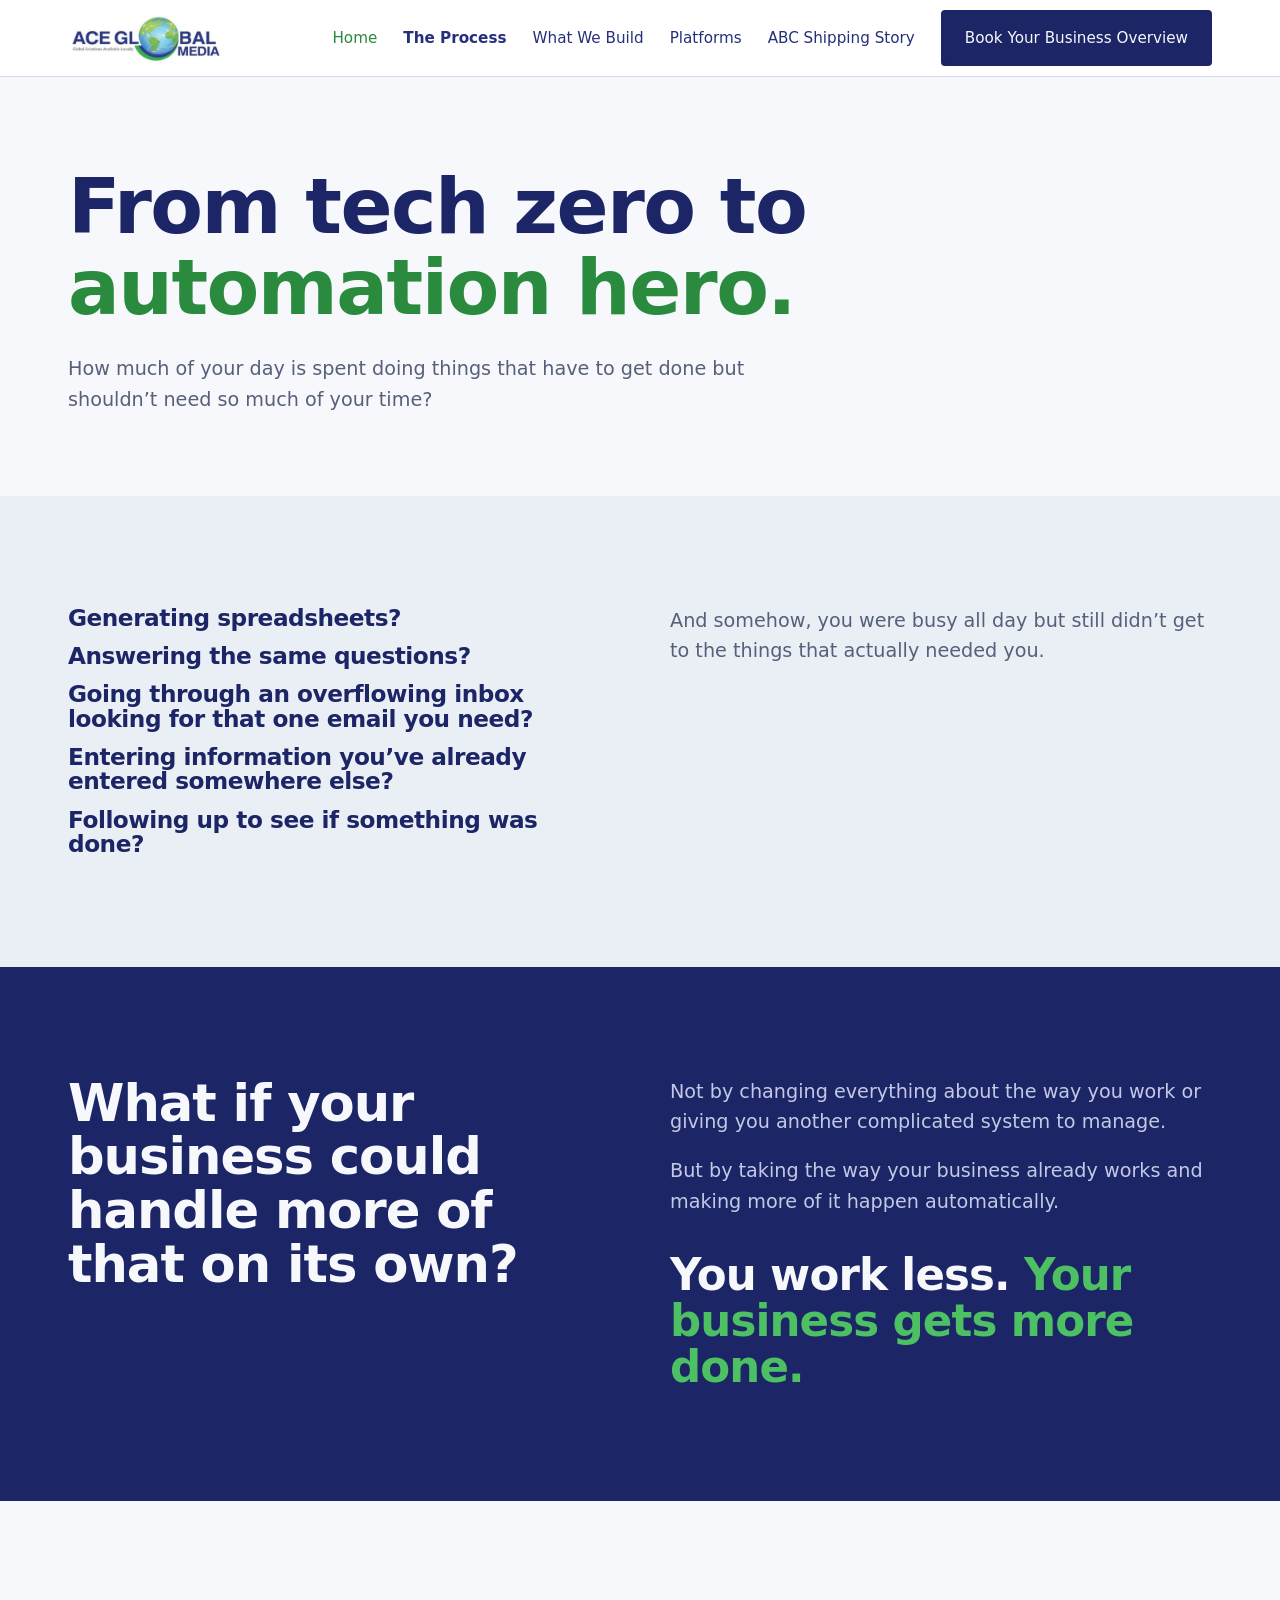
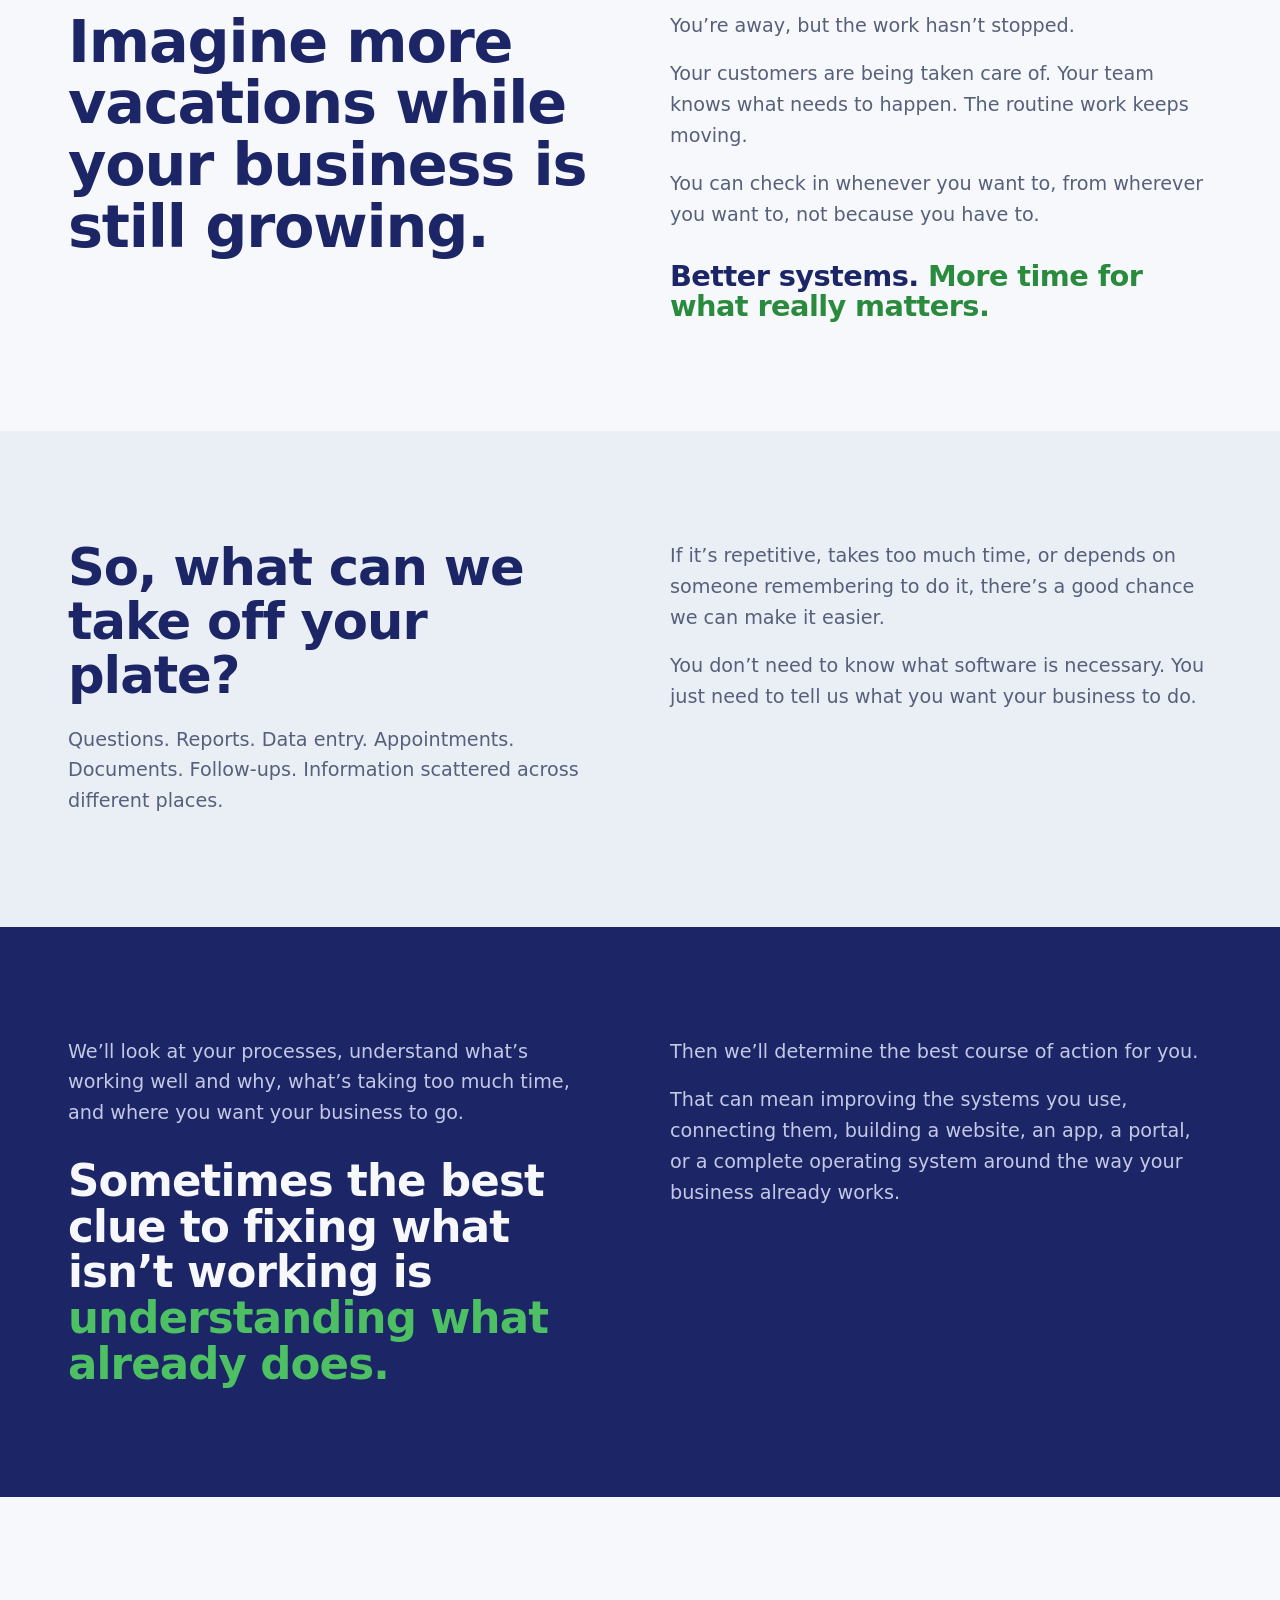
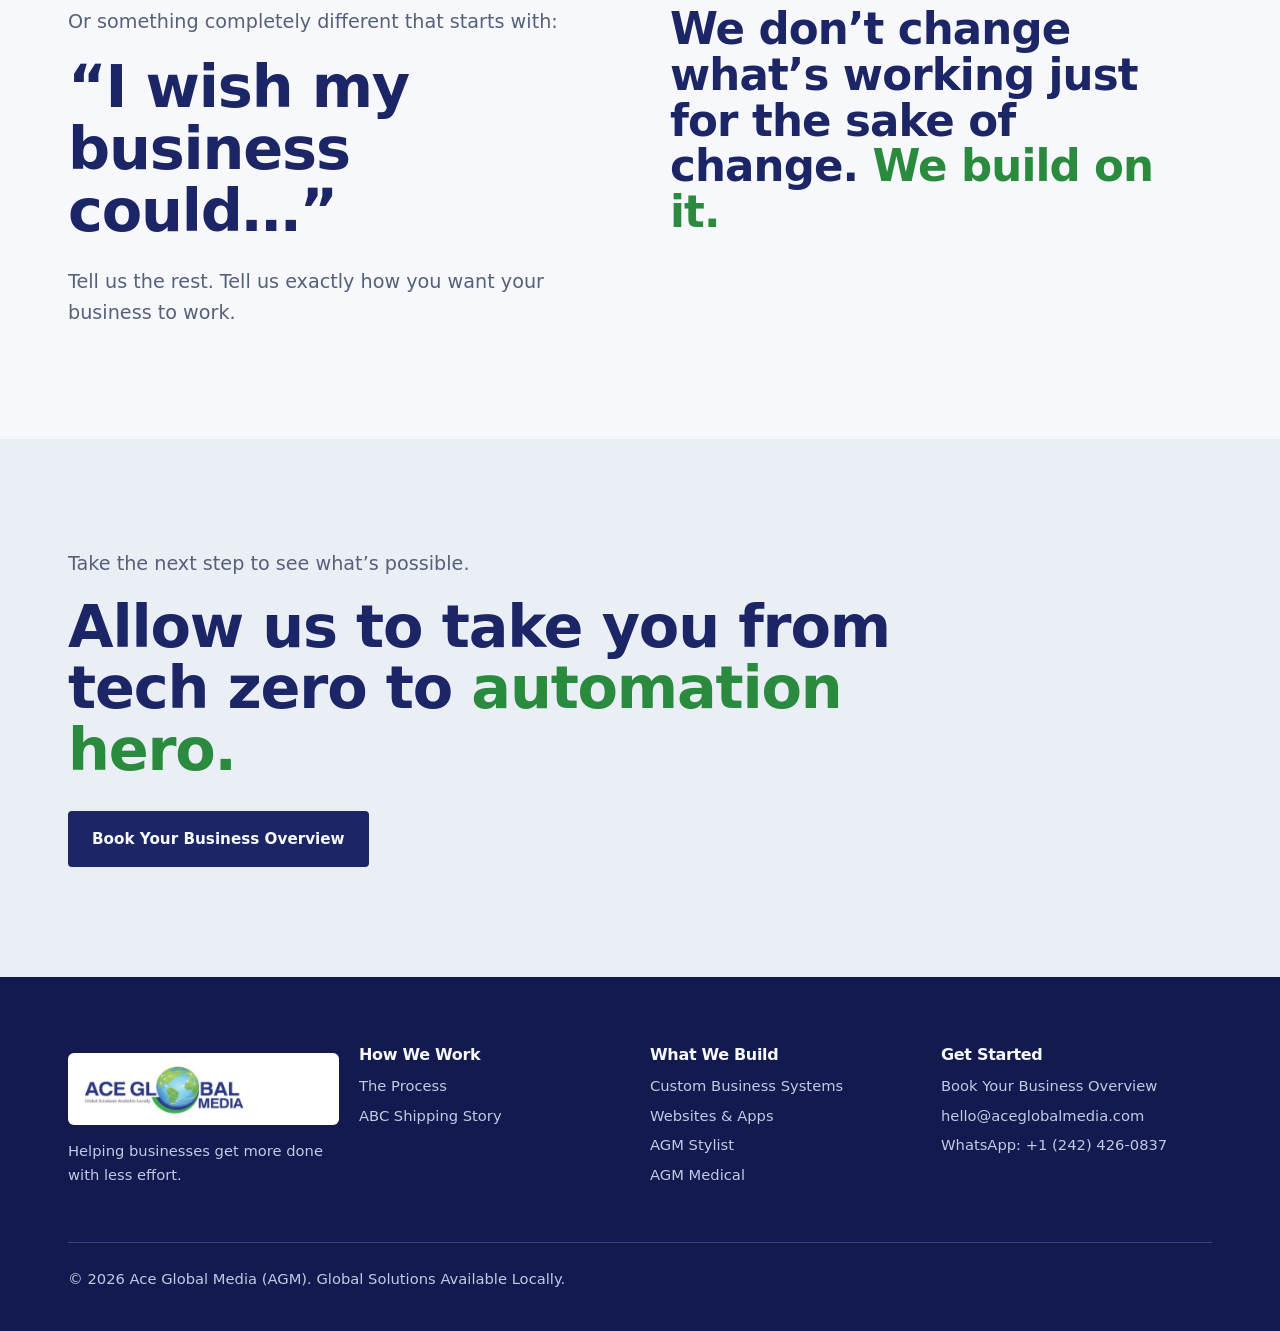
<file: index.html>
<!doctype html><html lang="en"><head><meta charset="utf-8"><meta name="viewport" content="width=device-width,initial-scale=1"><title>Ace Global Media | From Tech Zero to Automation Hero</title><meta name="description" content="How much of your day is spent doing things that have to get done but shouldn&#39;t need so much of your time?"><link rel="icon" href="assets/agm-logo-light.jpeg"><link rel="stylesheet" href="style.css"></head><body>
<header class="nav"><div class="wrap"><a class="logo" href="index.html" aria-label="Ace Global Media home"><img src="assets/agm-logo-light.jpeg" alt="Ace Global Media. Global Solutions Available Locally."></a><button class="menu" aria-label="Open menu" aria-expanded="false">Menu</button><ul><li><a href="index.html" class="on ">Home</a></li><li><a href="process.html" class="proc">The Process</a></li><li><a href="services.html" class="">What We Build</a></li><li><a href="platforms.html" class="">Platforms</a></li><li><a href="abc-shipping.html" class="">ABC Shipping Story</a></li><li><a class="btn" href="contact.html">Book Your Business Overview</a></li></ul></div></header>
<main>
<section class="hero"><div class="wrap">
<h1 style="margin:0 0 26px;max-width:15ch">From tech zero to <em>automation hero.</em></h1>
<p class="lead">How much of your day is spent doing things that have to get done but shouldn’t need so much of your time?</p>
</div></section>

<section class="alt"><div class="wrap grid2">
<div class="reveal" style="display:grid;gap:14px">
<h3>Generating spreadsheets?</h3>
<h3>Answering the same questions?</h3>
<h3>Going through an overflowing inbox looking for that one email you need?</h3>
<h3>Entering information you’ve already entered somewhere else?</h3>
<h3>Following up to see if something was done?</h3>
</div>
<div class="reveal"><p class="lead">And somehow, you were busy all day but still didn’t get to the things that actually needed you.</p></div>
</div></section>

<section class="dark"><div class="wrap grid2">
<h2 class="reveal">What if your business could handle more of that on its own?</h2>
<div class="reveal"><p class="lead">Not by changing everything about the way you work or giving you another complicated system to manage.</p>
<p class="lead" style="margin-top:18px">But by taking the way your business already works and making more of it happen automatically.</p>
<p class="principle" style="margin-top:36px;font-size:clamp(1.8rem,3.4vw,2.8rem)">You work less. <span>Your business gets more done.</span></p></div>
</div></section>

<section><div class="wrap grid2">
<p class="principle reveal">Imagine more vacations while your business is still growing.</p>
<div class="reveal"><p class="lead">You’re away, but the work hasn’t stopped.</p>
<p class="lead" style="margin-top:18px">Your customers are being taken care of. Your team knows what needs to happen. The routine work keeps moving.</p>
<p class="lead" style="margin-top:18px">You can check in whenever you want to, from wherever you want to, not because you have to.</p>
<h3 style="margin-top:30px;font-size:1.8rem">Better systems. <span style="color:var(--sig)">More time for what really matters.</span></h3></div>
</div></section>

<section class="alt"><div class="wrap grid2">
<div class="reveal"><h2 style="margin-bottom:22px">So, what can we take off your plate?</h2>
<p class="lead">Questions. Reports. Data entry. Appointments. Documents. Follow-ups. Information scattered across different places.</p></div>
<div class="reveal"><p class="lead">If it’s repetitive, takes too much time, or depends on someone remembering to do it, there’s a good chance we can make it easier.</p>
<p class="lead" style="margin-top:18px">You don’t need to know what software is necessary. You just need to tell us what you want your business to do.</p></div>
</div></section>

<section class="dark"><div class="wrap grid2">
<div class="reveal"><p class="lead">We’ll look at your processes, understand what’s working well and why, what’s taking too much time, and where you want your business to go.</p>
<p class="principle" style="margin-top:30px;font-size:clamp(1.8rem,3.4vw,2.8rem)">Sometimes the best clue to fixing what isn’t working is <span>understanding what already does.</span></p></div>
<div class="reveal"><p class="lead">Then we’ll determine the best course of action for you.</p>
<p class="lead" style="margin-top:18px">That can mean improving the systems you use, connecting them, building a website, an app, a portal, or a complete operating system around the way your business already works.</p></div>
</div></section>

<section><div class="wrap grid2">
<div class="reveal"><p class="lead">Or something completely different that starts with:</p>
<p class="principle" style="margin:18px 0 26px">“I wish my business could…”</p>
<p class="lead">Tell us the rest. Tell us exactly how you want your business to work.</p></div>
<div class="reveal"><p class="principle" style="font-size:clamp(1.8rem,3.4vw,2.8rem)">We don’t change what’s working just for the sake of change. <span>We build on it.</span></p></div>
</div></section>

<section class="cta alt"><div class="wrap">
<p class="lead">Take the next step to see what’s possible.</p>
<p class="principle" style="margin:16px 0 30px">Allow us to take you from tech zero to <span>automation hero.</span></p>
<a class="btn" href="contact.html">Book Your Business Overview</a>
</div></section>
</main>
<footer><div class="wrap"><div class="grid4"><div><a class="logo-tile" href="index.html"><img src="assets/agm-logo-light.jpeg" alt="Ace Global Media"></a><p style="margin-top:14px">Helping businesses get more done with less effort.</p></div>
<div><h4>How We Work</h4><a href="process.html">The Process</a><a href="abc-shipping.html">ABC Shipping Story</a></div>
<div><h4>What We Build</h4><a href="services.html#systems">Custom Business Systems</a><a href="services.html#web">Websites &amp; Apps</a><a href="platforms.html#salon">AGM Stylist</a><a href="platforms.html#medical">AGM Medical</a></div>
<div><h4>Get Started</h4><a href="contact.html">Book Your Business Overview</a><a href="mailto:hello@aceglobalmedia.com">hello@aceglobalmedia.com</a><a href="https://wa.me/12424260837" target="_blank" rel="noopener">WhatsApp: +1 (242) 426-0837</a></div></div>
<div class="base"><span>© 2026 Ace Global Media (AGM). Global Solutions Available Locally.</span></div></div></footer>
<script src="main.js"></script></body></html>
</file>
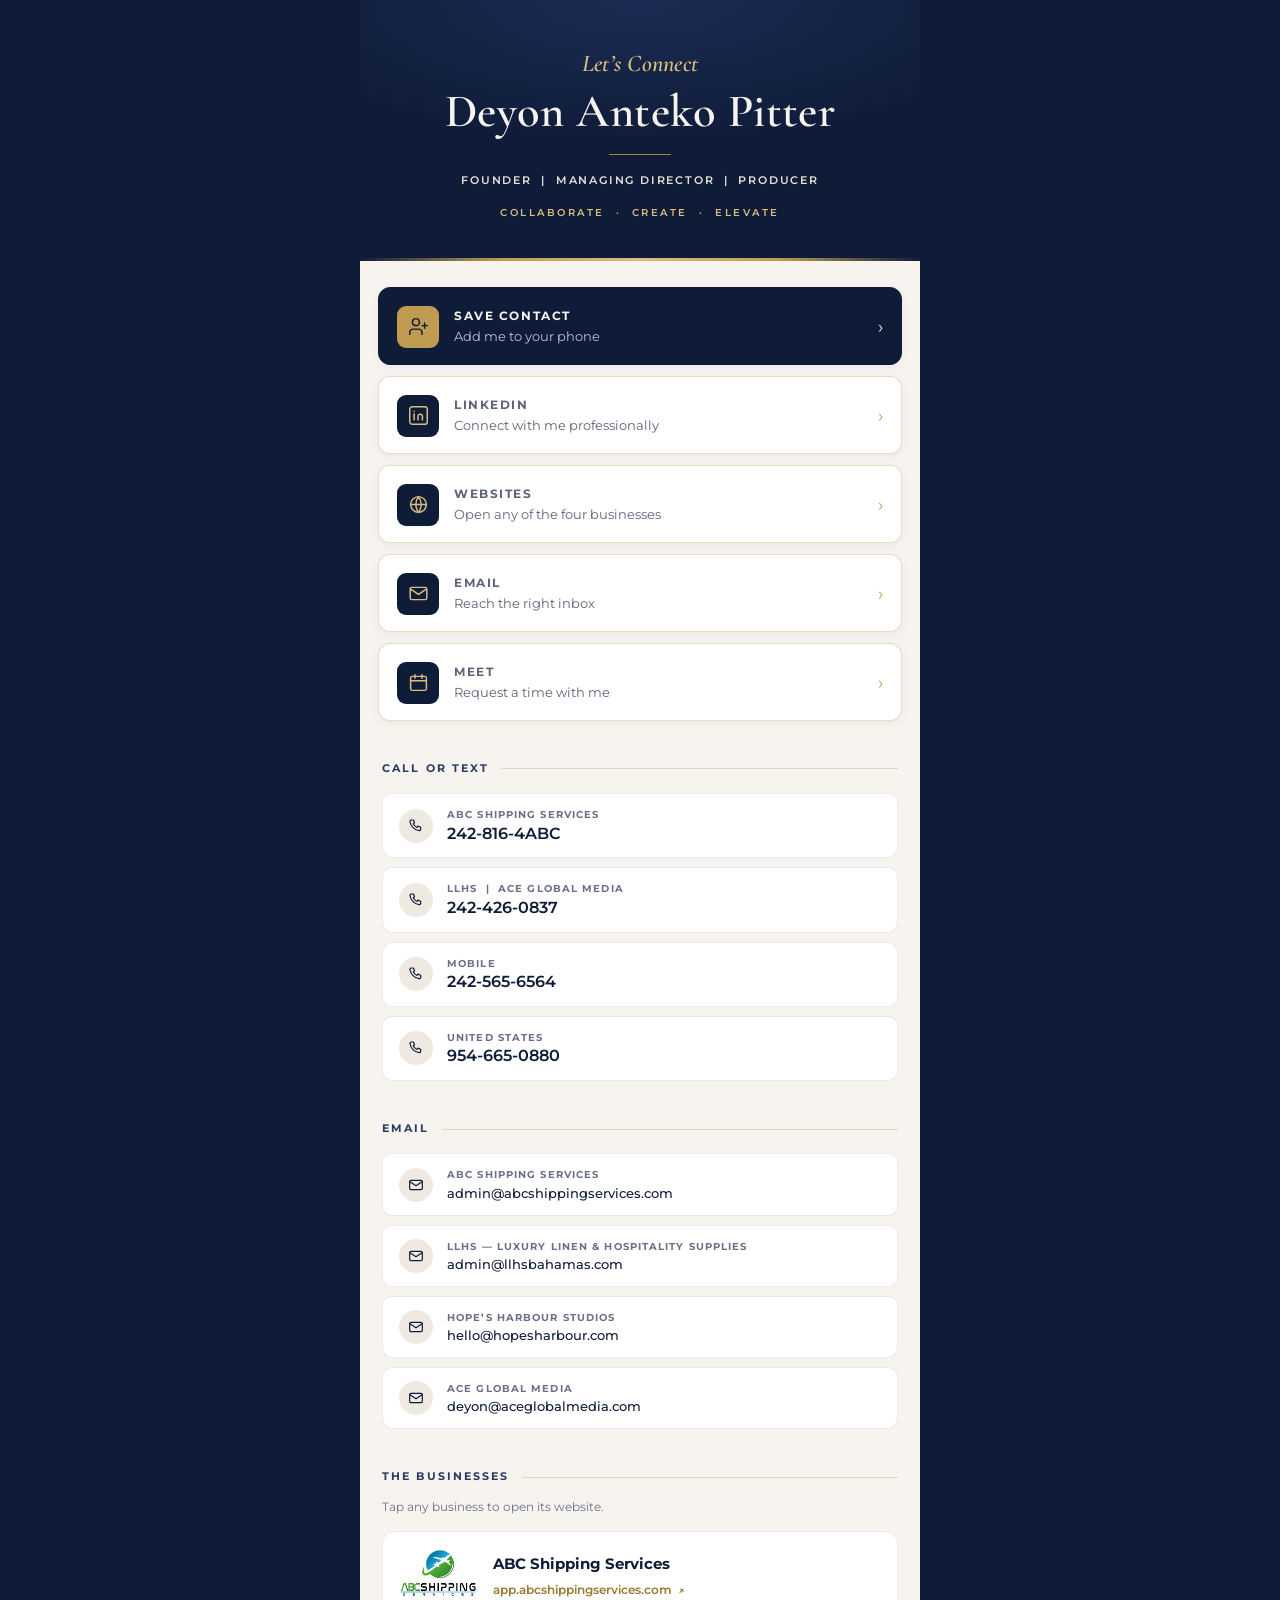
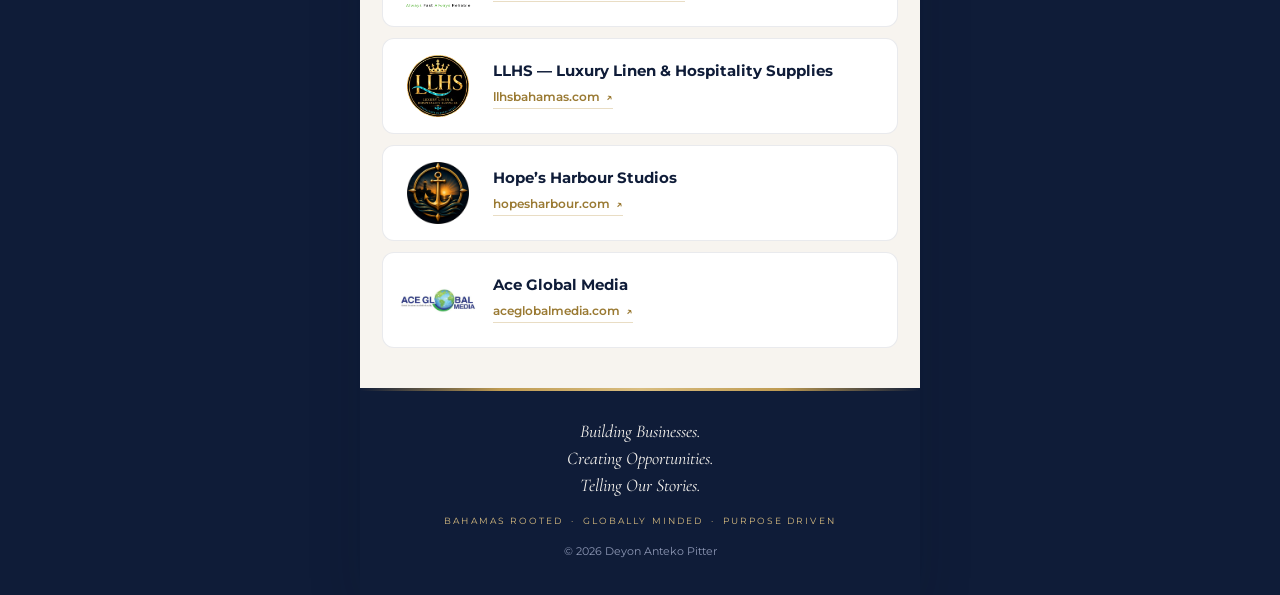
<file: connect/index.html>
<!doctype html>
<html lang="en">
<head>
<meta charset="utf-8">
<meta name="viewport" content="width=device-width,initial-scale=1,viewport-fit=cover">
<title>Deyon Anteko Pitter</title>
<meta name="robots" content="noindex,nofollow,noarchive,noimageindex">
<meta name="googlebot" content="noindex,nofollow">
<meta name="referrer" content="no-referrer">
<meta name="theme-color" content="#0f1c38">
<meta name="description" content="Digital contact card for Deyon Anteko Pitter.">
<link rel="icon" href="../assets/agm-logo-light.jpeg">
<link rel="preconnect" href="https://fonts.googleapis.com">
<link rel="preconnect" href="https://fonts.gstatic.com" crossorigin>
<link href="https://fonts.googleapis.com/css2?family=Cormorant+Garamond:wght@500;600;700&family=Montserrat:wght@400;500;600;700&display=swap" rel="stylesheet">
<style>
:root{
  --navy:#0f1c38;
  --navy-2:#16244a;
  --navy-soft:#2a3a63;
  --gold:#bf9b52;
  --gold-lt:#d9bd80;
  --cream:#f7f4ef;
  --cream-2:#efeae1;
  --line:rgba(191,155,82,.34);
  --shadow:0 18px 50px rgba(8,16,34,.16);
  --fd:'Cormorant Garamond',Georgia,serif;
  --fb:'Montserrat',system-ui,-apple-system,sans-serif;
}
*{box-sizing:border-box;margin:0;padding:0}
html{-webkit-text-size-adjust:100%}
/* taps must always reach the <a>, never stop on an image, icon or label */
a{-webkit-tap-highlight-color:rgba(191,155,82,.25);touch-action:manipulation}
a *{pointer-events:none;-webkit-user-drag:none;user-select:none}

body{
  font-family:var(--fb);
  color:var(--navy);
  background:var(--navy);
  line-height:1.6;
  -webkit-font-smoothing:antialiased;
  padding:0 0 env(safe-area-inset-bottom);
}
img{display:block;max-width:100%}
a{color:inherit}

.page{max-width:560px;margin:0 auto;background:var(--cream);min-height:100vh;box-shadow:var(--shadow)}

/* ---------- header ---------- */
.top{
  background:
    radial-gradient(120% 90% at 50% 0%, #1b2c54 0%, var(--navy) 62%);
  color:var(--cream);
  text-align:center;
  padding:52px 24px 40px;
  position:relative;
}
.top:after{
  content:"";position:absolute;left:0;right:0;bottom:0;height:3px;
  background:linear-gradient(90deg,transparent,var(--gold),var(--gold-lt),var(--gold),transparent);
}
.script{
  font-family:var(--fd);font-style:italic;font-weight:600;
  font-size:1.5rem;color:var(--gold-lt);letter-spacing:.01em;line-height:1;
}
h1{
  font-family:var(--fd);font-weight:600;
  font-size:clamp(2.1rem,9vw,2.9rem);
  line-height:1.08;letter-spacing:.01em;margin:10px 0 0;
}
.rule{width:62px;height:1px;background:var(--gold);margin:18px auto 16px;opacity:.85}
.role{
  font-size:.66rem;font-weight:600;letter-spacing:.17em;text-transform:uppercase;
  color:#e6e2d8;line-height:1.9;
}
.motto{
  margin-top:14px;font-size:.6rem;font-weight:600;letter-spacing:.26em;
  text-transform:uppercase;color:var(--gold-lt);
}

/* ---------- actions ---------- */
.actions{padding:26px 18px 6px;display:grid;gap:11px}
.act{
  display:flex;align-items:center;gap:15px;
  background:#fff;border:1px solid var(--line);border-radius:12px;
  padding:16px 18px;text-decoration:none;
  box-shadow:0 2px 10px rgba(15,28,56,.05);
  transition:transform .15s ease,border-color .15s ease,box-shadow .15s ease;
  min-height:66px;
}
.act:active{transform:scale(.985)}
@media(hover:hover){.act:hover{border-color:var(--gold);box-shadow:0 8px 22px rgba(15,28,56,.1)}}
.act .ic{
  flex:0 0 42px;height:42px;border-radius:9px;
  background:var(--navy);color:var(--gold-lt);
  display:grid;place-items:center;
}
.act .ic svg{width:21px;height:21px;stroke:currentColor;fill:none;stroke-width:1.7;stroke-linecap:round;stroke-linejoin:round}
.act .tx{flex:1;min-width:0}
.act b{display:block;font-size:.76rem;font-weight:700;letter-spacing:.13em;text-transform:uppercase}
.act span{display:block;font-size:.8rem;color:#5d6478;font-weight:400;margin-top:2px}
.act .arw{flex:0 0 auto;color:var(--gold);font-size:1.1rem;line-height:1}
.act.primary{background:var(--navy);border-color:var(--navy)}
.act.primary b,.act.primary .arw{color:var(--cream)}
.act.primary span{color:#b9c2d8}
.act.primary .ic{background:var(--gold);color:var(--navy)}

/* ---------- sections ---------- */
section{padding:34px 22px 6px}
h2{
  font-family:var(--fb);font-size:.66rem;font-weight:700;letter-spacing:.2em;
  text-transform:uppercase;color:var(--navy-soft);
  display:flex;align-items:center;gap:12px;margin-bottom:16px;
}
h2:after{content:"";flex:1;height:1px;background:var(--line)}

.rows{display:grid;gap:9px}
.row{
  display:flex;align-items:center;gap:14px;
  background:#fff;border:1px solid rgba(15,28,56,.09);border-radius:10px;
  padding:13px 16px;text-decoration:none;min-height:58px;
}
@media(hover:hover){.row:hover{border-color:var(--gold)}}
.row .tx{flex:1;min-width:0}
.row .lbl{display:block;font-size:.63rem;font-weight:700;letter-spacing:.11em;text-transform:uppercase;color:#6a7187;line-height:1.5}
.row .val{display:block;font-size:.97rem;font-weight:600;word-break:break-word;line-height:1.35;margin-top:1px}
.row .val.sm{font-size:.84rem;font-weight:500}
.row .mark{
  flex:0 0 34px;height:34px;border-radius:50%;
  background:var(--cream-2);color:var(--navy);display:grid;place-items:center;
}
.row .mark svg{width:16px;height:16px;stroke:currentColor;fill:none;stroke-width:1.8;stroke-linecap:round;stroke-linejoin:round}

/* ---------- businesses ---------- */
.biz{display:grid;gap:11px}
.bcard{
  display:flex;align-items:center;gap:16px;
  background:#fff;border:1px solid rgba(15,28,56,.09);border-radius:12px;
  padding:16px;text-decoration:none;
}
@media(hover:hover){.bcard:hover{border-color:var(--gold)}}
.bcard:active{border-color:var(--gold);background:#fffdf8}
.bcard .mk{
  flex:0 0 78px;height:62px;display:grid;place-items:center;
}
.bcard .mk img{max-height:62px;max-width:78px;width:auto;object-fit:contain}
.bcard .tx{flex:1;min-width:0}
.bcard .nm{display:block;font-size:.93rem;font-weight:700;line-height:1.3}
.bcard .sub{
  display:inline-flex;align-items:center;gap:6px;
  font-size:.78rem;font-weight:600;color:#9a7a33;
  margin-top:6px;word-break:break-word;
  border-bottom:1px solid var(--line);padding-bottom:1px;
}
.bcard .sub:after{content:"\2197";font-size:.9em;line-height:1;border:0}
.hint{
  font-size:.72rem;color:#6a7187;margin:-4px 0 14px;
}

/* ---------- footer ---------- */
footer{
  margin-top:34px;background:var(--navy);color:#aeb7cf;
  text-align:center;padding:30px 24px 34px;position:relative;
}
footer:before{
  content:"";position:absolute;left:0;right:0;top:0;height:3px;
  background:linear-gradient(90deg,transparent,var(--gold),var(--gold-lt),var(--gold),transparent);
}
footer .tag{
  font-family:var(--fd);font-style:italic;font-size:1.12rem;color:var(--cream);line-height:1.5;
}
footer .fine{
  margin-top:16px;font-size:.58rem;letter-spacing:.22em;text-transform:uppercase;color:var(--gold-lt);
}
footer .cr{margin-top:14px;font-size:.68rem;color:#8d97b4}

@media(prefers-reduced-motion:reduce){*{transition:none!important}}
</style>
</head>
<body>
<div class="page">

  <header class="top">
    <p class="script">Let&rsquo;s Connect</p>
    <h1>Deyon Anteko Pitter</h1>
    <div class="rule"></div>
    <p class="role">Founder &nbsp;|&nbsp; Managing Director &nbsp;|&nbsp; Producer</p>
    <p class="motto">Collaborate &nbsp;&middot;&nbsp; Create &nbsp;&middot;&nbsp; Elevate</p>
  </header>

  <div class="actions">
    <a class="act primary" href="../assets/connect/deyon-anteko-pitter.vcf">
      <span class="ic" aria-hidden="true"><svg viewBox="0 0 24 24"><path d="M16 21v-2a4 4 0 0 0-4-4H6a4 4 0 0 0-4 4v2"/><circle cx="9" cy="7" r="4"/><path d="M19 8v6M22 11h-6"/></svg></span>
      <span class="tx"><b>Save Contact</b><span>Add me to your phone</span></span>
      <span class="arw" aria-hidden="true">&rsaquo;</span>
    </a>

    <a class="act" href="https://www.linkedin.com/in/deyon-anteko-pitter-714b4b11/" target="_blank" rel="noopener">
      <span class="ic" aria-hidden="true"><svg viewBox="0 0 24 24"><rect x="2" y="2" width="20" height="20" rx="3"/><path d="M7 10v7M7 7v.01M11.5 17v-4a2.5 2.5 0 0 1 5 0v4"/></svg></span>
      <span class="tx"><b>LinkedIn</b><span>Connect with me professionally</span></span>
      <span class="arw" aria-hidden="true">&rsaquo;</span>
    </a>

    <a class="act" href="#websites">
      <span class="ic" aria-hidden="true"><svg viewBox="0 0 24 24"><circle cx="12" cy="12" r="9"/><path d="M3 12h18M12 3a15 15 0 0 1 0 18M12 3a15 15 0 0 0 0 18"/></svg></span>
      <span class="tx"><b>Websites</b><span>Open any of the four businesses</span></span>
      <span class="arw" aria-hidden="true">&rsaquo;</span>
    </a>

    <a class="act" href="#email">
      <span class="ic" aria-hidden="true"><svg viewBox="0 0 24 24"><rect x="2.5" y="5" width="19" height="14" rx="2"/><path d="m3 7 9 6 9-6"/></svg></span>
      <span class="tx"><b>Email</b><span>Reach the right inbox</span></span>
      <span class="arw" aria-hidden="true">&rsaquo;</span>
    </a>

    <a class="act" href="mailto:deyon@aceglobalmedia.com?subject=Meeting%20request%20%E2%80%94%20Deyon%20Anteko%20Pitter&amp;body=Hello%20Deyon%2C%0A%0AI%27d%20like%20to%20set%20up%20a%20time%20to%20talk.%0A%0AWhat%20it%27s%20about%3A%20%0APreferred%20days%20and%20times%3A%20%0ABest%20number%20to%20reach%20me%3A%20%0A%0AThank%20you%2C%0A">
      <span class="ic" aria-hidden="true"><svg viewBox="0 0 24 24"><rect x="3" y="5" width="18" height="16" rx="2"/><path d="M3 10h18M8 3v4M16 3v4"/></svg></span>
      <span class="tx"><b>Meet</b><span>Request a time with me</span></span>
      <span class="arw" aria-hidden="true">&rsaquo;</span>
    </a>
  </div>

  <section id="call">
    <h2>Call or text</h2>
    <div class="rows">
      <a class="row" href="tel:+12428164222">
        <span class="mark" aria-hidden="true"><svg viewBox="0 0 24 24"><path d="M5 3h3.2l1.6 4.2-2 1.4a12 12 0 0 0 5.6 5.6l1.4-2L19 13.8V17a2 2 0 0 1-2.2 2A15.8 15.8 0 0 1 3 5.2 2 2 0 0 1 5 3Z"/></svg></span>
        <span class="tx"><span class="lbl">ABC Shipping Services</span><span class="val">242-816-4ABC</span></span>
      </a>
      <a class="row" href="tel:+12424260837">
        <span class="mark" aria-hidden="true"><svg viewBox="0 0 24 24"><path d="M5 3h3.2l1.6 4.2-2 1.4a12 12 0 0 0 5.6 5.6l1.4-2L19 13.8V17a2 2 0 0 1-2.2 2A15.8 15.8 0 0 1 3 5.2 2 2 0 0 1 5 3Z"/></svg></span>
        <span class="tx"><span class="lbl">LLHS &nbsp;|&nbsp; Ace Global Media</span><span class="val">242-426-0837</span></span>
      </a>
      <a class="row" href="tel:+12425656564">
        <span class="mark" aria-hidden="true"><svg viewBox="0 0 24 24"><path d="M5 3h3.2l1.6 4.2-2 1.4a12 12 0 0 0 5.6 5.6l1.4-2L19 13.8V17a2 2 0 0 1-2.2 2A15.8 15.8 0 0 1 3 5.2 2 2 0 0 1 5 3Z"/></svg></span>
        <span class="tx"><span class="lbl">Mobile</span><span class="val">242-565-6564</span></span>
      </a>
      <a class="row" href="tel:+19546650880">
        <span class="mark" aria-hidden="true"><svg viewBox="0 0 24 24"><path d="M5 3h3.2l1.6 4.2-2 1.4a12 12 0 0 0 5.6 5.6l1.4-2L19 13.8V17a2 2 0 0 1-2.2 2A15.8 15.8 0 0 1 3 5.2 2 2 0 0 1 5 3Z"/></svg></span>
        <span class="tx"><span class="lbl">United States</span><span class="val">954-665-0880</span></span>
      </a>
    </div>
  </section>

  <section id="email">
    <h2>Email</h2>
    <div class="rows">
      <a class="row" href="mailto:admin@abcshippingservices.com">
        <span class="mark" aria-hidden="true"><svg viewBox="0 0 24 24"><rect x="2.5" y="5" width="19" height="14" rx="2"/><path d="m3 7 9 6 9-6"/></svg></span>
        <span class="tx"><span class="lbl">ABC Shipping Services</span><span class="val sm">admin@abcshippingservices.com</span></span>
      </a>
      <a class="row" href="mailto:admin@llhsbahamas.com">
        <span class="mark" aria-hidden="true"><svg viewBox="0 0 24 24"><rect x="2.5" y="5" width="19" height="14" rx="2"/><path d="m3 7 9 6 9-6"/></svg></span>
        <span class="tx"><span class="lbl">LLHS &mdash; Luxury Linen &amp; Hospitality Supplies</span><span class="val sm">admin@llhsbahamas.com</span></span>
      </a>
      <a class="row" href="mailto:hello@hopesharbour.com">
        <span class="mark" aria-hidden="true"><svg viewBox="0 0 24 24"><rect x="2.5" y="5" width="19" height="14" rx="2"/><path d="m3 7 9 6 9-6"/></svg></span>
        <span class="tx"><span class="lbl">Hope&rsquo;s Harbour Studios</span><span class="val sm">hello@hopesharbour.com</span></span>
      </a>
      <a class="row" href="mailto:deyon@aceglobalmedia.com">
        <span class="mark" aria-hidden="true"><svg viewBox="0 0 24 24"><rect x="2.5" y="5" width="19" height="14" rx="2"/><path d="m3 7 9 6 9-6"/></svg></span>
        <span class="tx"><span class="lbl">Ace Global Media</span><span class="val sm">deyon@aceglobalmedia.com</span></span>
      </a>
    </div>
  </section>

  <section id="websites">
    <h2>The businesses</h2>
    <p class="hint">Tap any business to open its website.</p>
    <div class="biz">
      <a class="bcard" href="https://app.abcshippingservices.com" target="_blank" rel="noopener">
        <span class="mk"><img src="../assets/connect/abc-shipping.png" alt="ABC Shipping Services" loading="lazy"></span>
        <span class="tx"><span class="nm">ABC Shipping Services</span><span class="sub">app.abcshippingservices.com</span></span>
      </a>
      <a class="bcard" href="https://llhsbahamas.com" target="_blank" rel="noopener">
        <span class="mk"><img src="../assets/connect/llhs.png" alt="LLHS &mdash; Luxury Linen &amp; Hospitality Supplies" loading="lazy"></span>
        <span class="tx"><span class="nm">LLHS &mdash; Luxury Linen &amp; Hospitality Supplies</span><span class="sub">llhsbahamas.com</span></span>
      </a>
      <a class="bcard" href="https://hopesharbour.com" target="_blank" rel="noopener">
        <span class="mk"><img src="../assets/connect/hopes-harbour.png" alt="Hope&rsquo;s Harbour Studios" loading="lazy"></span>
        <span class="tx"><span class="nm">Hope&rsquo;s Harbour Studios</span><span class="sub">hopesharbour.com</span></span>
      </a>
      <a class="bcard" href="https://aceglobalmedia.com" target="_blank" rel="noopener">
        <span class="mk"><img src="../assets/agm-logo-light.jpeg" alt="Ace Global Media" loading="lazy"></span>
        <span class="tx"><span class="nm">Ace Global Media</span><span class="sub">aceglobalmedia.com</span></span>
      </a>
    </div>
  </section>

  <footer>
    <p class="tag">Building Businesses.<br>Creating Opportunities.<br>Telling Our Stories.</p>
    <p class="fine">Bahamas Rooted &nbsp;&middot;&nbsp; Globally Minded &nbsp;&middot;&nbsp; Purpose Driven</p>
    <p class="cr">&copy; 2026 Deyon Anteko Pitter</p>
  </footer>

</div>
</body>
</html>
</file>
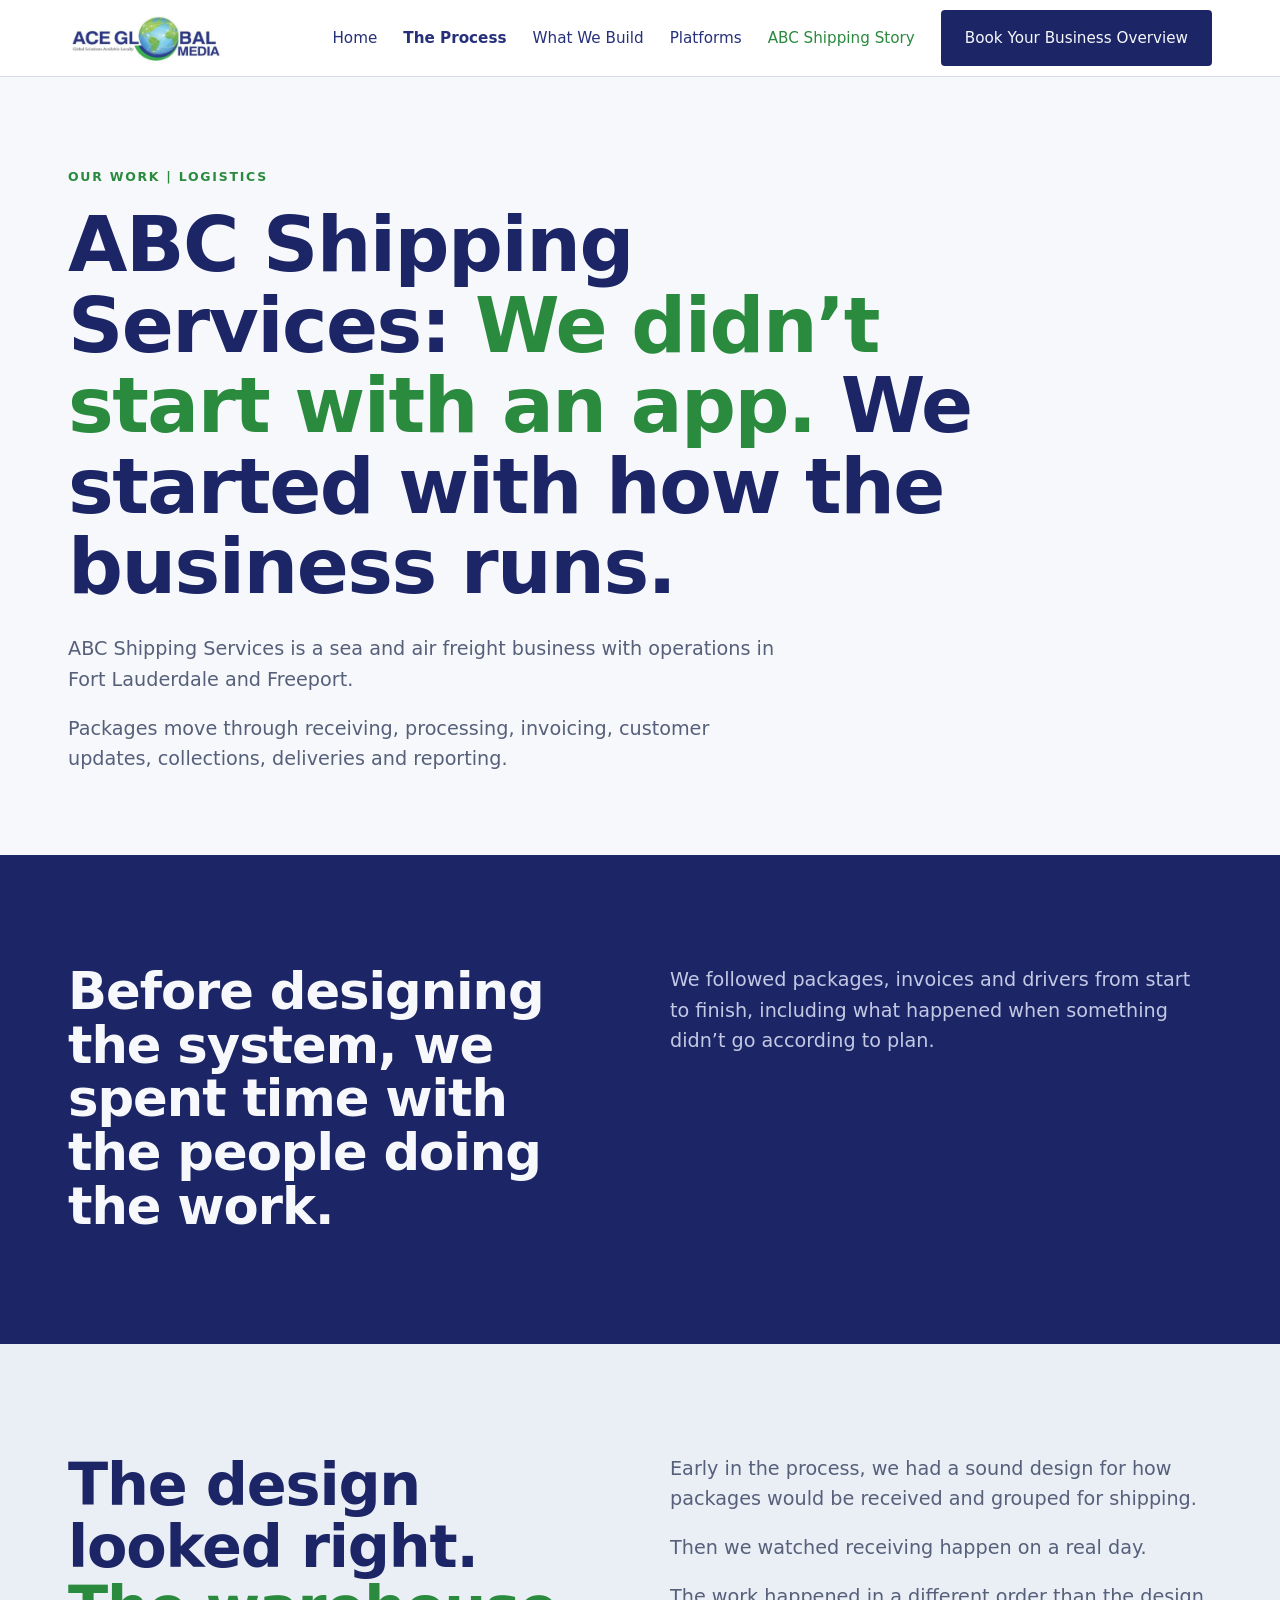
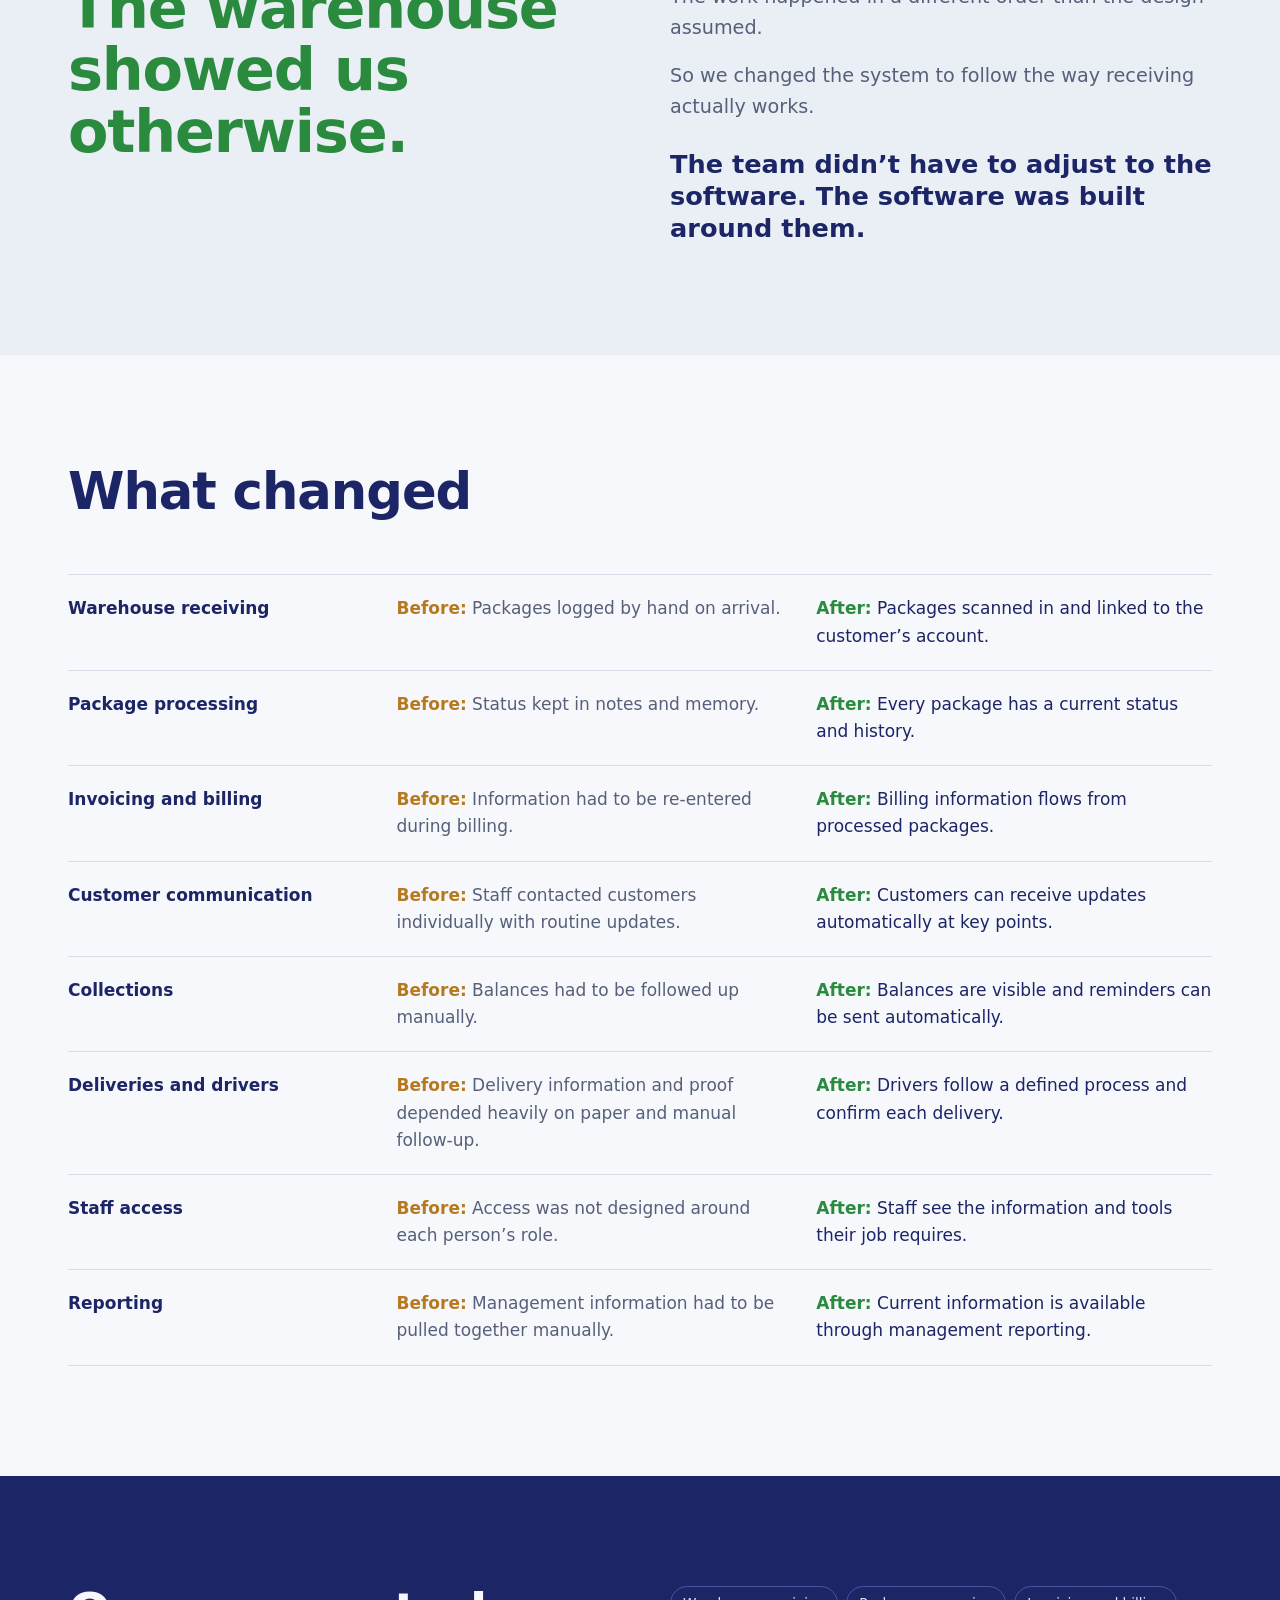
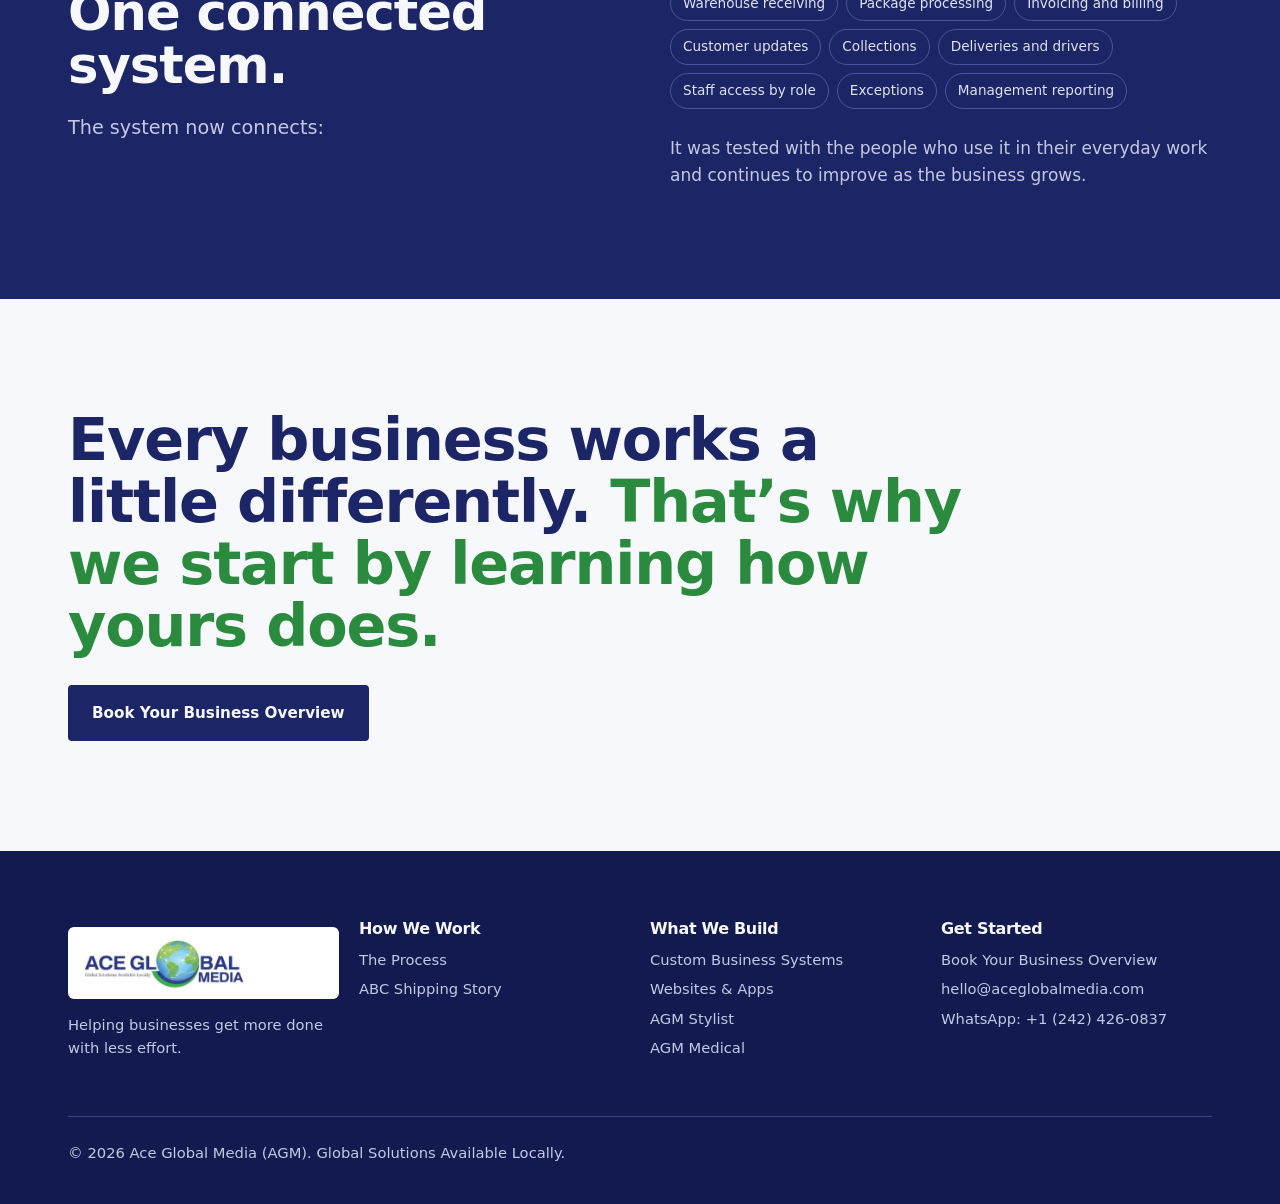
<file: abc-shipping.html>
<!doctype html><html lang="en"><head><meta charset="utf-8"><meta name="viewport" content="width=device-width,initial-scale=1"><title>ABC Shipping Story | AGM</title><meta name="description" content="ABC Shipping Services is a sea and air freight business with operations in Fort Lauderdale and Freeport."><link rel="icon" href="assets/agm-logo-light.jpeg"><link rel="stylesheet" href="style.css"></head><body>
<header class="nav"><div class="wrap"><a class="logo" href="index.html" aria-label="Ace Global Media home"><img src="assets/agm-logo-light.jpeg" alt="Ace Global Media. Global Solutions Available Locally."></a><button class="menu" aria-label="Open menu" aria-expanded="false">Menu</button><ul><li><a href="index.html" class="">Home</a></li><li><a href="process.html" class="proc">The Process</a></li><li><a href="services.html" class="">What We Build</a></li><li><a href="platforms.html" class="">Platforms</a></li><li><a href="abc-shipping.html" class="on ">ABC Shipping Story</a></li><li><a class="btn" href="contact.html">Book Your Business Overview</a></li></ul></div></header>
<main>
<section class="hero"><div class="wrap"><p class="eyebrow">Our Work | Logistics</p><h1 style="margin:18px 0 26px;max-width:18ch">ABC Shipping Services: <em>We didn’t start with an app.</em> We started with how the business runs.</h1><p class="lead">ABC Shipping Services is a sea and air freight business with operations in Fort Lauderdale and Freeport.</p><p class="lead" style="margin-top:18px">Packages move through receiving, processing, invoicing, customer updates, collections, deliveries and reporting.</p></div></section>
<section class="dark"><div class="wrap grid2">
<h2 class="reveal">Before designing the system, we spent time with the people doing the work.</h2>
<div class="reveal"><p class="lead">We followed packages, invoices and drivers from start to finish, including what happened when something didn’t go according to plan.</p></div>
</div></section>
<section class="alt"><div class="wrap grid2">
<p class="principle reveal">The design looked right. <span>The warehouse showed us otherwise.</span></p>
<div class="reveal"><p class="lead">Early in the process, we had a sound design for how packages would be received and grouped for shipping.</p>
<p class="lead" style="margin-top:18px">Then we watched receiving happen on a real day.</p>
<p class="lead" style="margin-top:18px">The work happened in a different order than the design assumed.</p>
<p class="lead" style="margin-top:18px">So we changed the system to follow the way receiving actually works.</p>
<p style="margin-top:26px;font-family:var(--fd);font-size:1.6rem;font-weight:700;line-height:1.25;color:var(--ink)">The team didn’t have to adjust to the software. The software was built around them.</p></div>
</div></section>
<section><div class="wrap">
<div class="sec-head"><h2>What changed</h2></div>
<div style="border-top:1px solid var(--line)"><div class="reveal arow"><b>Warehouse receiving</b><span style="color:var(--muted)"><b style="color:var(--amber)">Before:</b> Packages logged by hand on arrival.</span><span><b style="color:var(--sig)">After:</b> Packages scanned in and linked to the customer’s account.</span></div><div class="reveal arow"><b>Package processing</b><span style="color:var(--muted)"><b style="color:var(--amber)">Before:</b> Status kept in notes and memory.</span><span><b style="color:var(--sig)">After:</b> Every package has a current status and history.</span></div><div class="reveal arow"><b>Invoicing and billing</b><span style="color:var(--muted)"><b style="color:var(--amber)">Before:</b> Information had to be re-entered during billing.</span><span><b style="color:var(--sig)">After:</b> Billing information flows from processed packages.</span></div><div class="reveal arow"><b>Customer communication</b><span style="color:var(--muted)"><b style="color:var(--amber)">Before:</b> Staff contacted customers individually with routine updates.</span><span><b style="color:var(--sig)">After:</b> Customers can receive updates automatically at key points.</span></div><div class="reveal arow"><b>Collections</b><span style="color:var(--muted)"><b style="color:var(--amber)">Before:</b> Balances had to be followed up manually.</span><span><b style="color:var(--sig)">After:</b> Balances are visible and reminders can be sent automatically.</span></div><div class="reveal arow"><b>Deliveries and drivers</b><span style="color:var(--muted)"><b style="color:var(--amber)">Before:</b> Delivery information and proof depended heavily on paper and manual follow-up.</span><span><b style="color:var(--sig)">After:</b> Drivers follow a defined process and confirm each delivery.</span></div><div class="reveal arow"><b>Staff access</b><span style="color:var(--muted)"><b style="color:var(--amber)">Before:</b> Access was not designed around each person’s role.</span><span><b style="color:var(--sig)">After:</b> Staff see the information and tools their job requires.</span></div><div class="reveal arow"><b>Reporting</b><span style="color:var(--muted)"><b style="color:var(--amber)">Before:</b> Management information had to be pulled together manually.</span><span><b style="color:var(--sig)">After:</b> Current information is available through management reporting.</span></div></div>
</div></section>
<section class="dark"><div class="wrap grid2">
<div><h2 style="margin:0 0 20px">One connected system.</h2><p class="lead">The system now connects:</p></div>
<div><div class="pill-row" style="margin-top:0"><span class="pill">Warehouse receiving</span><span class="pill">Package processing</span><span class="pill">Invoicing and billing</span><span class="pill">Customer updates</span><span class="pill">Collections</span><span class="pill">Deliveries and drivers</span><span class="pill">Staff access by role</span><span class="pill">Exceptions</span><span class="pill">Management reporting</span></div>
<p class="m" style="margin-top:26px">It was tested with the people who use it in their everyday work and continues to improve as the business grows.</p></div>
</div></section>
<section class="cta"><div class="wrap"><p class="principle" style="margin-bottom:28px">Every business works a little differently. <span>That’s why we start by learning how yours does.</span></p><a class="btn" href="contact.html">Book Your Business Overview</a></div></section>
</main>
<footer><div class="wrap"><div class="grid4"><div><a class="logo-tile" href="index.html"><img src="assets/agm-logo-light.jpeg" alt="Ace Global Media"></a><p style="margin-top:14px">Helping businesses get more done with less effort.</p></div>
<div><h4>How We Work</h4><a href="process.html">The Process</a><a href="abc-shipping.html">ABC Shipping Story</a></div>
<div><h4>What We Build</h4><a href="services.html#systems">Custom Business Systems</a><a href="services.html#web">Websites &amp; Apps</a><a href="platforms.html#salon">AGM Stylist</a><a href="platforms.html#medical">AGM Medical</a></div>
<div><h4>Get Started</h4><a href="contact.html">Book Your Business Overview</a><a href="mailto:hello@aceglobalmedia.com">hello@aceglobalmedia.com</a><a href="https://wa.me/12424260837" target="_blank" rel="noopener">WhatsApp: +1 (242) 426-0837</a></div></div>
<div class="base"><span>© 2026 Ace Global Media (AGM). Global Solutions Available Locally.</span></div></div></footer>
<script src="main.js"></script></body></html>
</file>
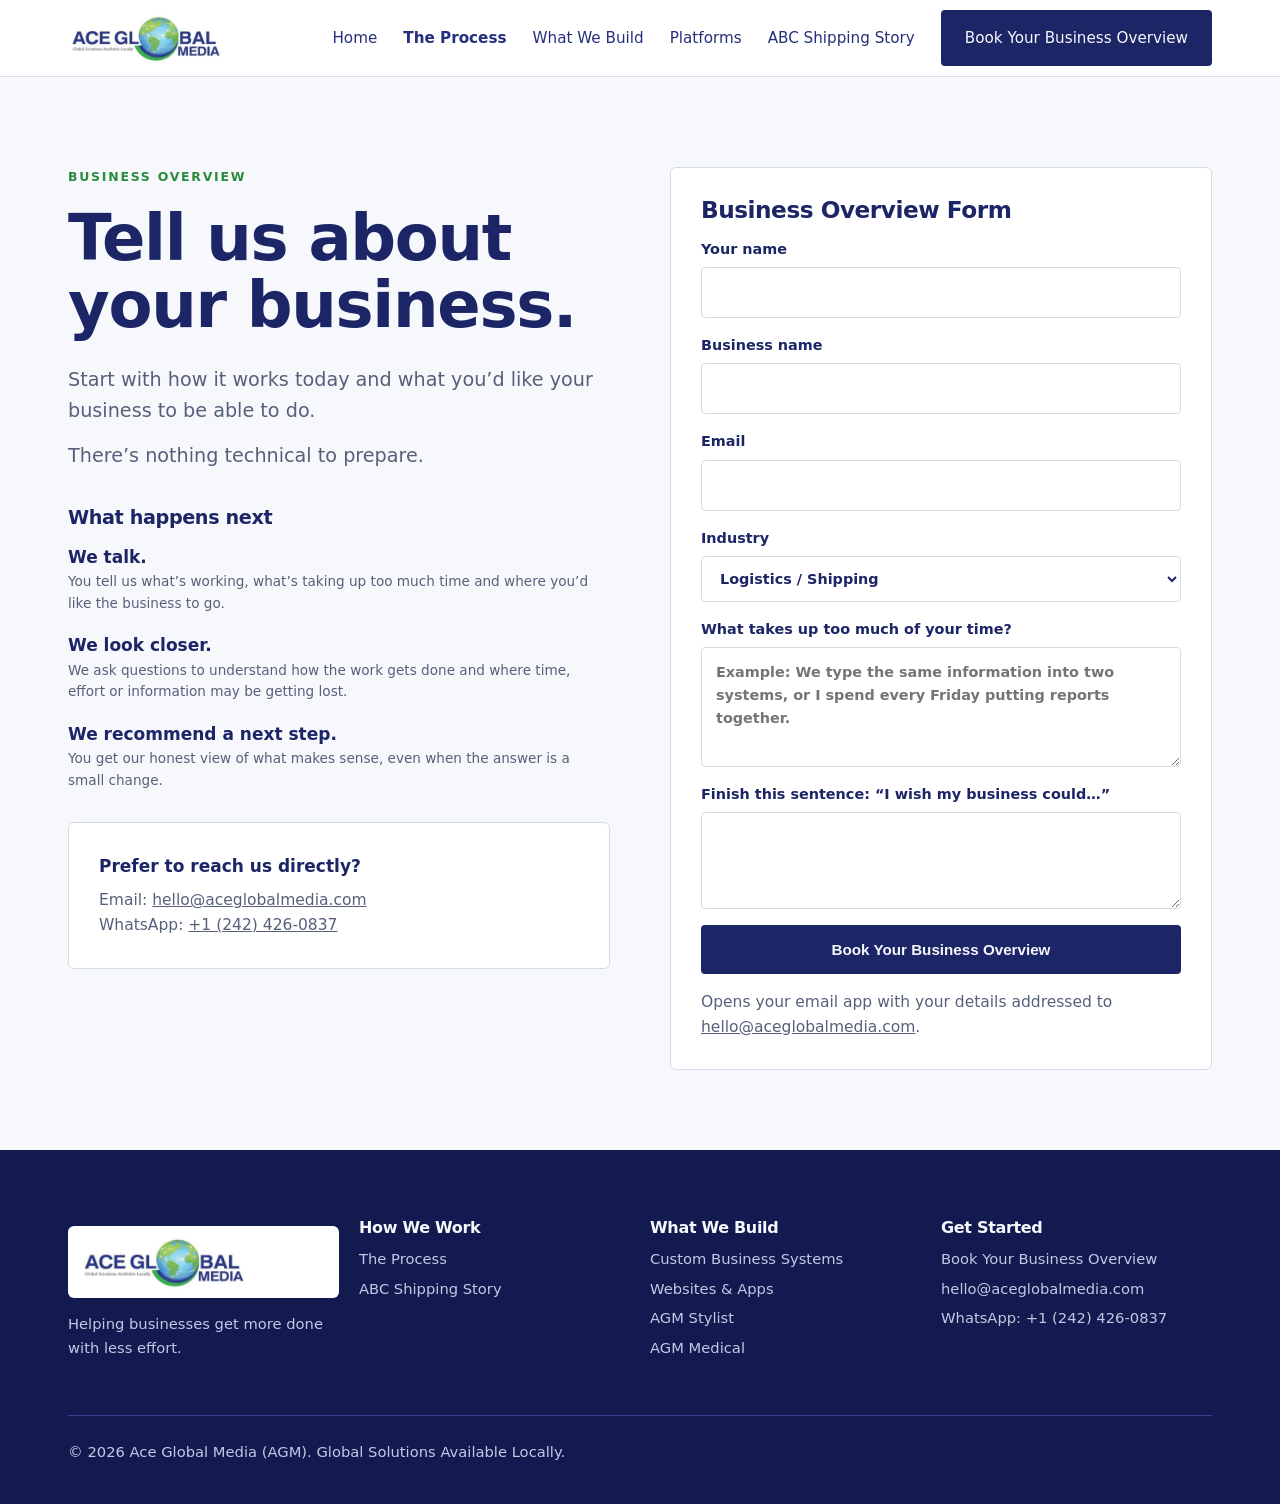
<file: contact.html>
<!doctype html><html lang="en"><head><meta charset="utf-8"><meta name="viewport" content="width=device-width,initial-scale=1"><title>Book Your Business Overview | AGM</title><meta name="description" content="Start with how it works today and what you&#39;d like your business to be able to do."><link rel="icon" href="assets/agm-logo-light.jpeg"><link rel="stylesheet" href="style.css"></head><body>
<header class="nav"><div class="wrap"><a class="logo" href="index.html" aria-label="Ace Global Media home"><img src="assets/agm-logo-light.jpeg" alt="Ace Global Media. Global Solutions Available Locally."></a><button class="menu" aria-label="Open menu" aria-expanded="false">Menu</button><ul><li><a href="index.html" class="">Home</a></li><li><a href="process.html" class="proc">The Process</a></li><li><a href="services.html" class="">What We Build</a></li><li><a href="platforms.html" class="">Platforms</a></li><li><a href="abc-shipping.html" class="">ABC Shipping Story</a></li><li><a class="btn" href="contact.html">Book Your Business Overview</a></li></ul></div></header>
<main>
<section class="hero"><div class="wrap grid2">
<div><p class="eyebrow">Business Overview</p><h1 style="margin:18px 0 26px;font-size:clamp(2.4rem,5vw,4.2rem)">Tell us about your business.</h1><p class="lead">Start with how it works today and what you’d like your business to be able to do.</p><p class="lead" style="margin-top:14px">There’s nothing technical to prepare.</p>
<h4 style="margin-top:36px;font-size:1.2rem">What happens next</h4>
<div style="margin-top:16px;display:grid;gap:18px"><div><b>We talk.</b><p class="note">You tell us what’s working, what’s taking up too much time and where you’d like the business to go.</p></div><div><b>We look closer.</b><p class="note">We ask questions to understand how the work gets done and where time, effort or information may be getting lost.</p></div><div><b>We recommend a next step.</b><p class="note">You get our honest view of what makes sense, even when the answer is a small change.</p></div></div><div class="card" style="margin-top:30px"><b>Prefer to reach us directly?</b><p class="note" style="margin-top:8px">Email: <a href="mailto:hello@aceglobalmedia.com">hello@aceglobalmedia.com</a><br>WhatsApp: <a href="https://wa.me/12424260837" target="_blank" rel="noopener">+1 (242) 426-0837</a></p></div></div>
<form id="contact-form" class="card">
<h3 style="margin:0">Business Overview Form</h3>
<label>Your name<input name="Name" required></label>
<label>Business name<input name="Business name" required></label>
<label>Email<input type="email" name="Email" required></label>
<label>Industry<select name="Industry"><option>Logistics / Shipping</option><option>Healthcare / Medical Practice</option><option>Salon / Beauty</option><option>Retail</option><option>Professional Services</option><option>Other</option></select></label>
<label>What takes up too much of your time?<textarea name="What takes up too much of your time" rows="4" placeholder="Example: We type the same information into two systems, or I spend every Friday putting reports together."></textarea></label>
<label>Finish this sentence: “I wish my business could…”<textarea name="I wish my business could" rows="3"></textarea></label>
<button class="btn" type="submit" style="cursor:pointer;justify-content:center">Book Your Business Overview</button>
<p class="note">Opens your email app with your details addressed to <a href="mailto:hello@aceglobalmedia.com">hello@aceglobalmedia.com</a>.</p>
</form></div></section>
</main>
<footer><div class="wrap"><div class="grid4"><div><a class="logo-tile" href="index.html"><img src="assets/agm-logo-light.jpeg" alt="Ace Global Media"></a><p style="margin-top:14px">Helping businesses get more done with less effort.</p></div>
<div><h4>How We Work</h4><a href="process.html">The Process</a><a href="abc-shipping.html">ABC Shipping Story</a></div>
<div><h4>What We Build</h4><a href="services.html#systems">Custom Business Systems</a><a href="services.html#web">Websites &amp; Apps</a><a href="platforms.html#salon">AGM Stylist</a><a href="platforms.html#medical">AGM Medical</a></div>
<div><h4>Get Started</h4><a href="contact.html">Book Your Business Overview</a><a href="mailto:hello@aceglobalmedia.com">hello@aceglobalmedia.com</a><a href="https://wa.me/12424260837" target="_blank" rel="noopener">WhatsApp: +1 (242) 426-0837</a></div></div>
<div class="base"><span>© 2026 Ace Global Media (AGM). Global Solutions Available Locally.</span></div></div></footer>
<script src="main.js"></script></body></html>
</file>
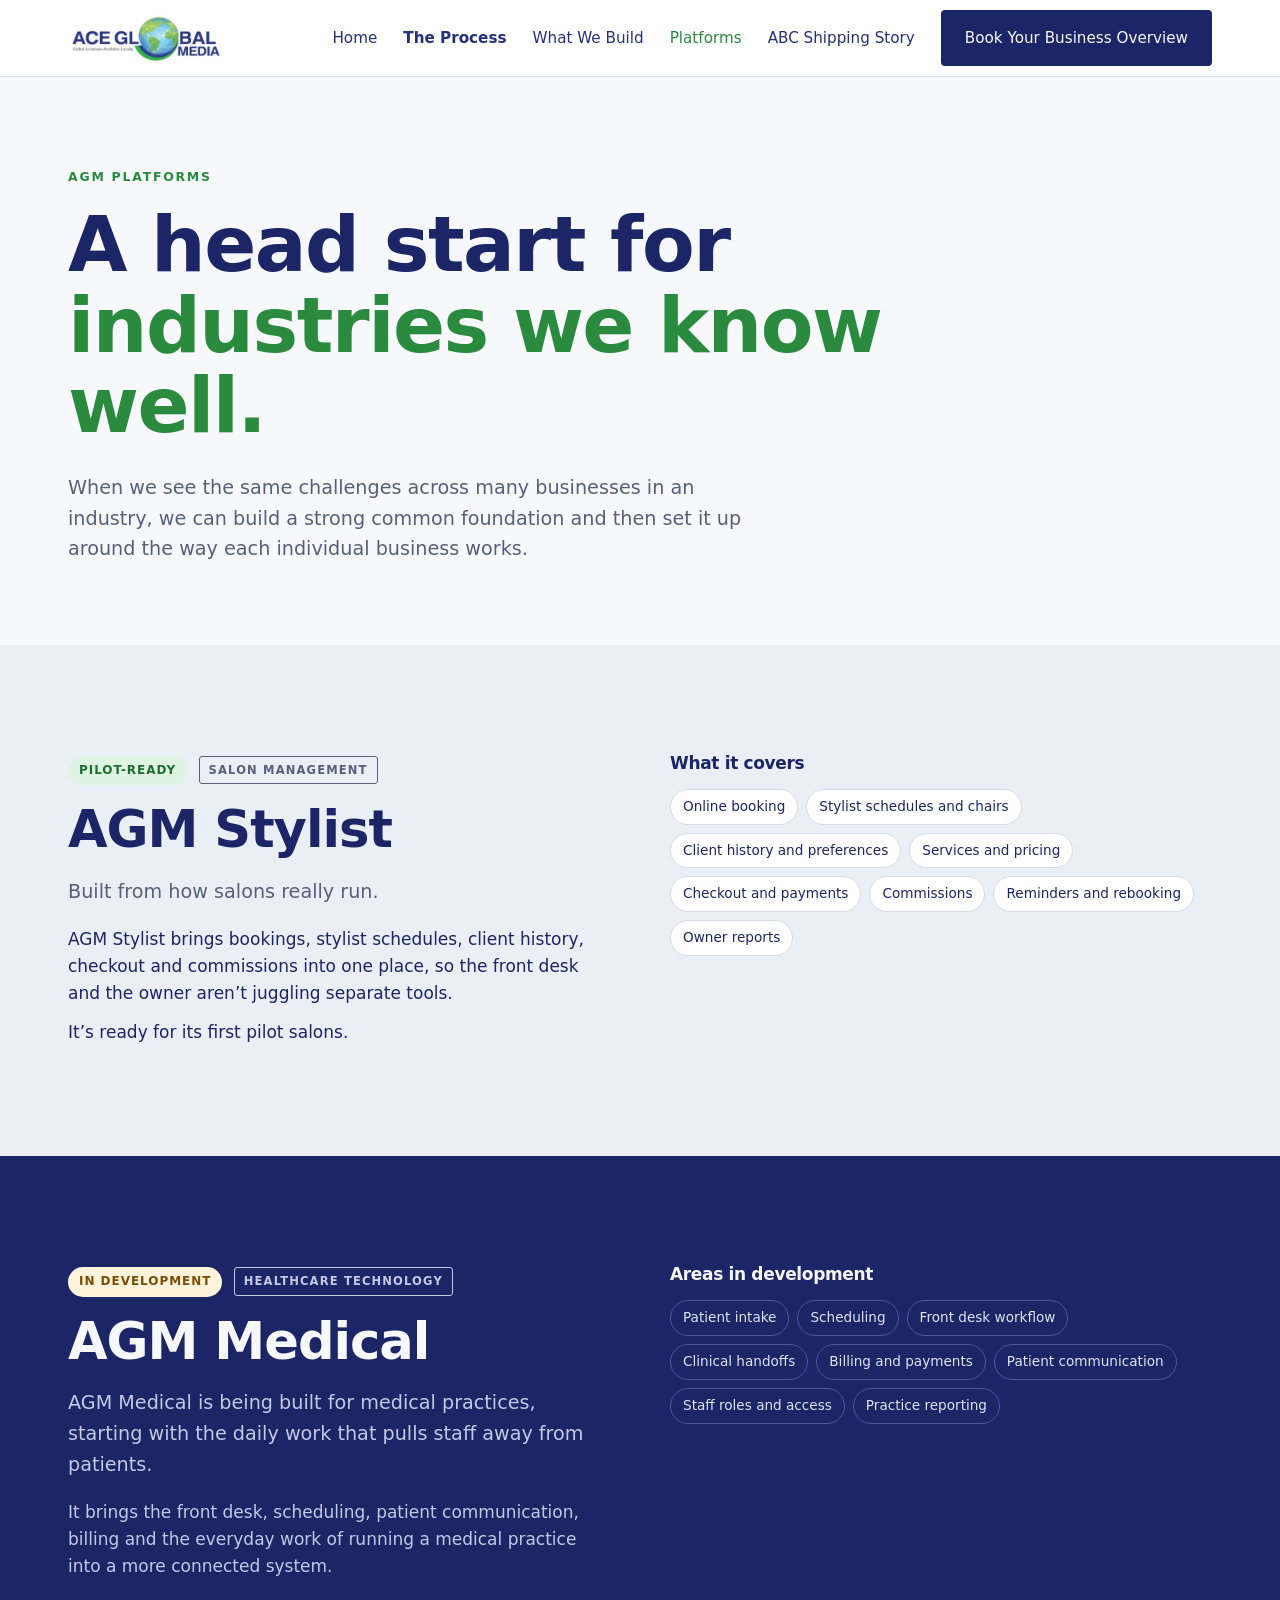
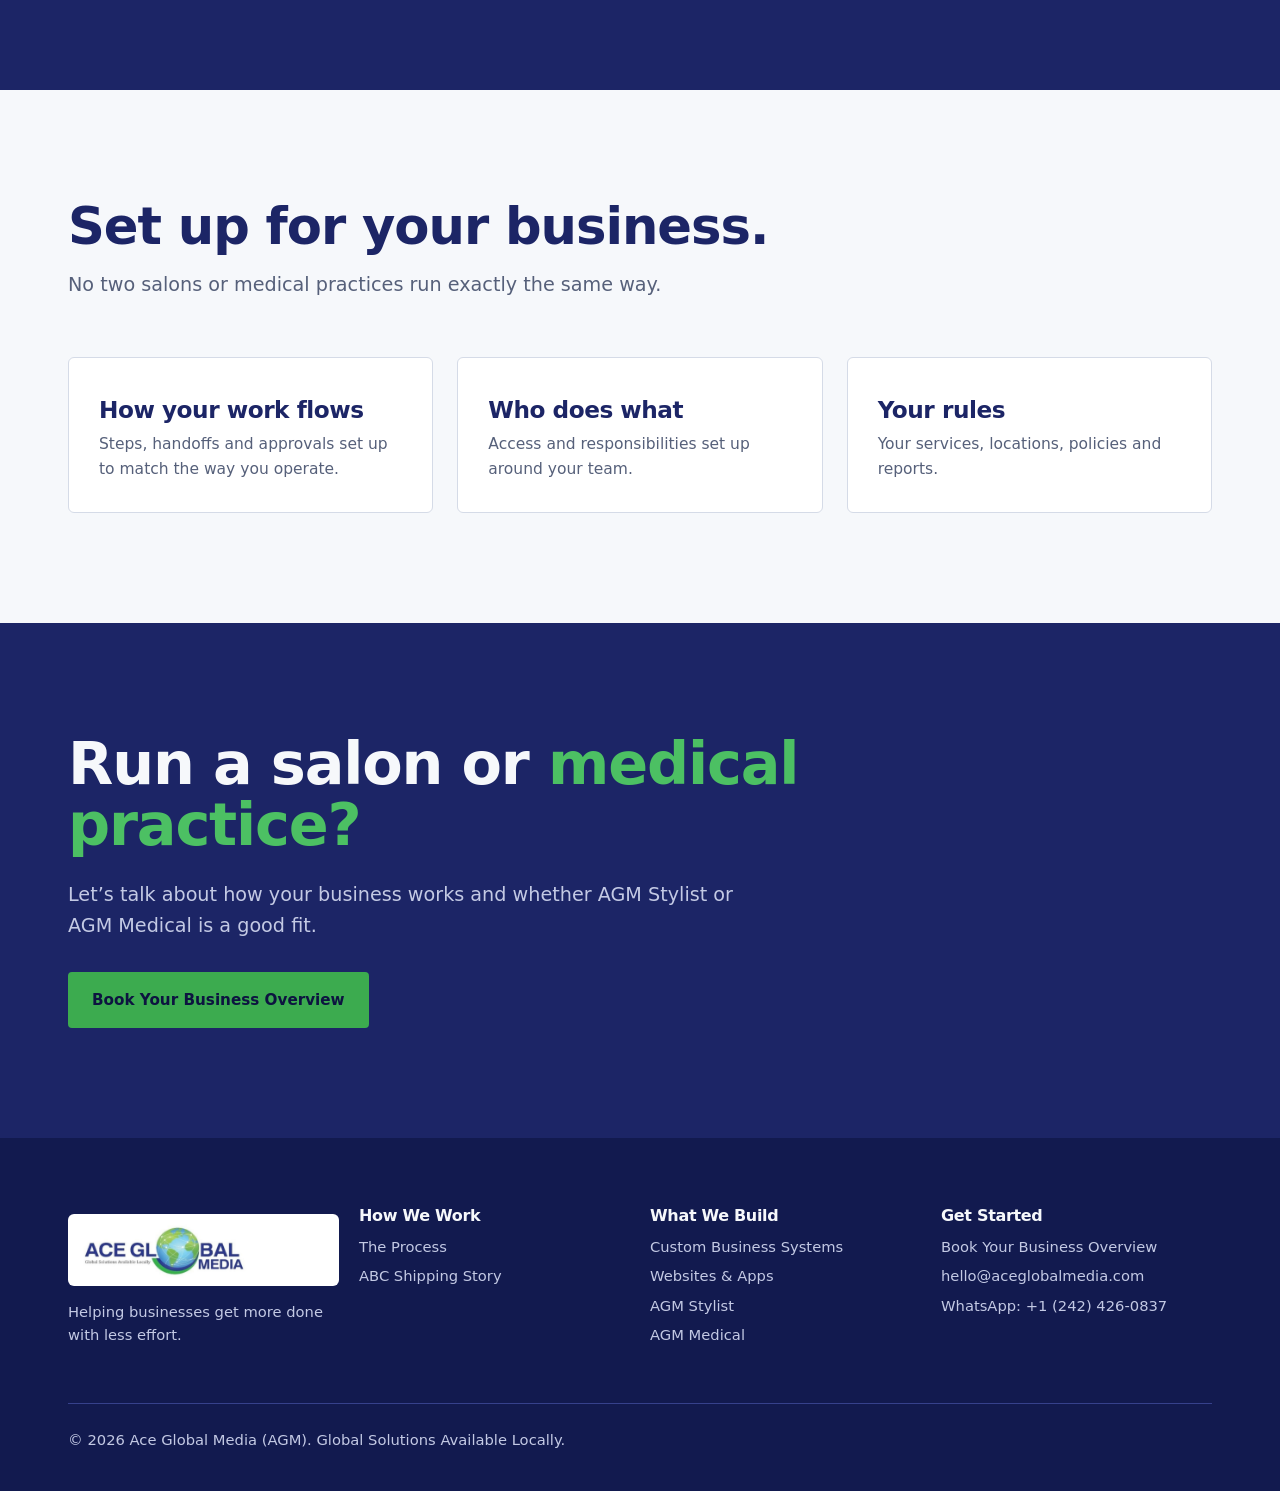
<file: platforms.html>
<!doctype html><html lang="en"><head><meta charset="utf-8"><meta name="viewport" content="width=device-width,initial-scale=1"><title>AGM Stylist and AGM Medical | AGM</title><meta name="description" content="When we see the same challenges across many businesses in an industry, we can build a strong common foundation and then set it up around the way each individual business works."><link rel="icon" href="assets/agm-logo-light.jpeg"><link rel="stylesheet" href="style.css"></head><body>
<header class="nav"><div class="wrap"><a class="logo" href="index.html" aria-label="Ace Global Media home"><img src="assets/agm-logo-light.jpeg" alt="Ace Global Media. Global Solutions Available Locally."></a><button class="menu" aria-label="Open menu" aria-expanded="false">Menu</button><ul><li><a href="index.html" class="">Home</a></li><li><a href="process.html" class="proc">The Process</a></li><li><a href="services.html" class="">What We Build</a></li><li><a href="platforms.html" class="on ">Platforms</a></li><li><a href="abc-shipping.html" class="">ABC Shipping Story</a></li><li><a class="btn" href="contact.html">Book Your Business Overview</a></li></ul></div></header>
<main>
<section class="hero"><div class="wrap"><p class="eyebrow">AGM Platforms</p><h1 style="margin:18px 0 26px;max-width:17ch">A head start for <em>industries we know well.</em></h1><p class="lead">When we see the same challenges across many businesses in an industry, we can build a strong common foundation and then set it up around the way each individual business works.</p></div></section>
<section class="alt" id="salon"><div class="wrap grid2">
<div><span class="status pilot">Pilot-Ready</span> <span class="tag">Salon Management</span><h2 style="margin:18px 0 20px">AGM Stylist</h2><p class="lead">Built from how salons really run.</p><p style="margin-top:18px">AGM Stylist brings bookings, stylist schedules, client history, checkout and commissions into one place, so the front desk and the owner aren’t juggling separate tools.</p><p style="margin-top:12px">It’s ready for its first pilot salons.</p></div>
<div><h4 style="margin-bottom:14px">What it covers</h4><div class="pill-row"><span class="pill">Online booking</span><span class="pill">Stylist schedules and chairs</span><span class="pill">Client history and preferences</span><span class="pill">Services and pricing</span><span class="pill">Checkout and payments</span><span class="pill">Commissions</span><span class="pill">Reminders and rebooking</span><span class="pill">Owner reports</span></div></div>
</div></section>
<section class="dark" id="medical"><div class="wrap grid2">
<div><span class="status dev">In Development</span> <span class="tag" style="color:#c3c9e4">Healthcare Technology</span><h2 style="margin:18px 0 20px">AGM Medical</h2><p class="lead">AGM Medical is being built for medical practices, starting with the daily work that pulls staff away from patients.</p><p class="m" style="margin-top:18px">It brings the front desk, scheduling, patient communication, billing and the everyday work of running a medical practice into a more connected system.</p></div>
<div><h4 style="margin-bottom:14px">Areas in development</h4><div class="pill-row"><span class="pill">Patient intake</span><span class="pill">Scheduling</span><span class="pill">Front desk workflow</span><span class="pill">Clinical handoffs</span><span class="pill">Billing and payments</span><span class="pill">Patient communication</span><span class="pill">Staff roles and access</span><span class="pill">Practice reporting</span></div></div>
</div></section>
<section id="configurable"><div class="wrap"><div class="sec-head"><h2 style="max-width:22ch">Set up for your business.</h2><p class="lead">No two salons or medical practices run exactly the same way.</p></div>
<div class="grid3"><div class="card reveal"><h3>How your work flows</h3><p>Steps, handoffs and approvals set up to match the way you operate.</p></div><div class="card reveal"><h3>Who does what</h3><p>Access and responsibilities set up around your team.</p></div><div class="card reveal"><h3>Your rules</h3><p>Your services, locations, policies and reports.</p></div></div></div></section>
<section class="dark"><div class="wrap"><p class="principle">Run a salon or <span>medical practice?</span></p><p class="lead" style="margin:24px 0 30px">Let’s talk about how your business works and whether AGM Stylist or AGM Medical is a good fit.</p><a class="btn" href="contact.html">Book Your Business Overview</a></div></section>
</main>
<footer><div class="wrap"><div class="grid4"><div><a class="logo-tile" href="index.html"><img src="assets/agm-logo-light.jpeg" alt="Ace Global Media"></a><p style="margin-top:14px">Helping businesses get more done with less effort.</p></div>
<div><h4>How We Work</h4><a href="process.html">The Process</a><a href="abc-shipping.html">ABC Shipping Story</a></div>
<div><h4>What We Build</h4><a href="services.html#systems">Custom Business Systems</a><a href="services.html#web">Websites &amp; Apps</a><a href="platforms.html#salon">AGM Stylist</a><a href="platforms.html#medical">AGM Medical</a></div>
<div><h4>Get Started</h4><a href="contact.html">Book Your Business Overview</a><a href="mailto:hello@aceglobalmedia.com">hello@aceglobalmedia.com</a><a href="https://wa.me/12424260837" target="_blank" rel="noopener">WhatsApp: +1 (242) 426-0837</a></div></div>
<div class="base"><span>© 2026 Ace Global Media (AGM). Global Solutions Available Locally.</span></div></div></footer>
<script src="main.js"></script></body></html>
</file>
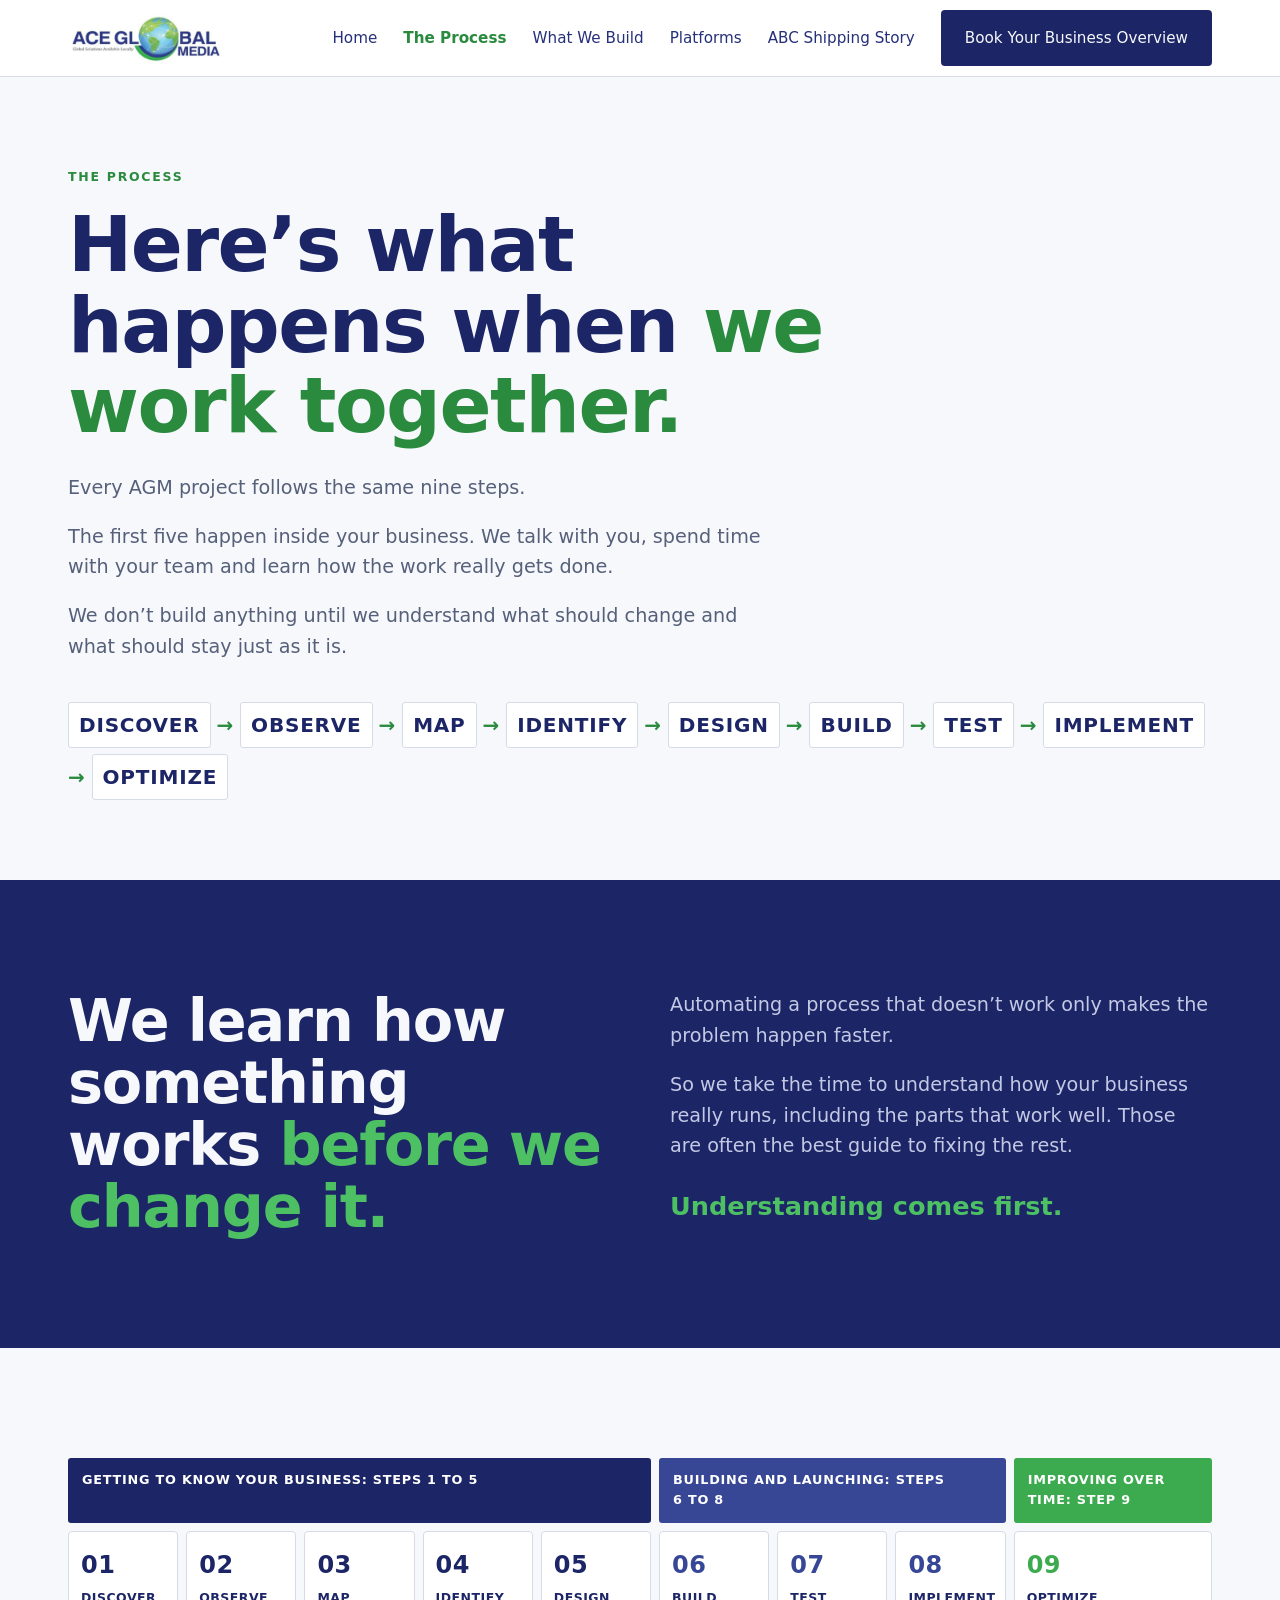
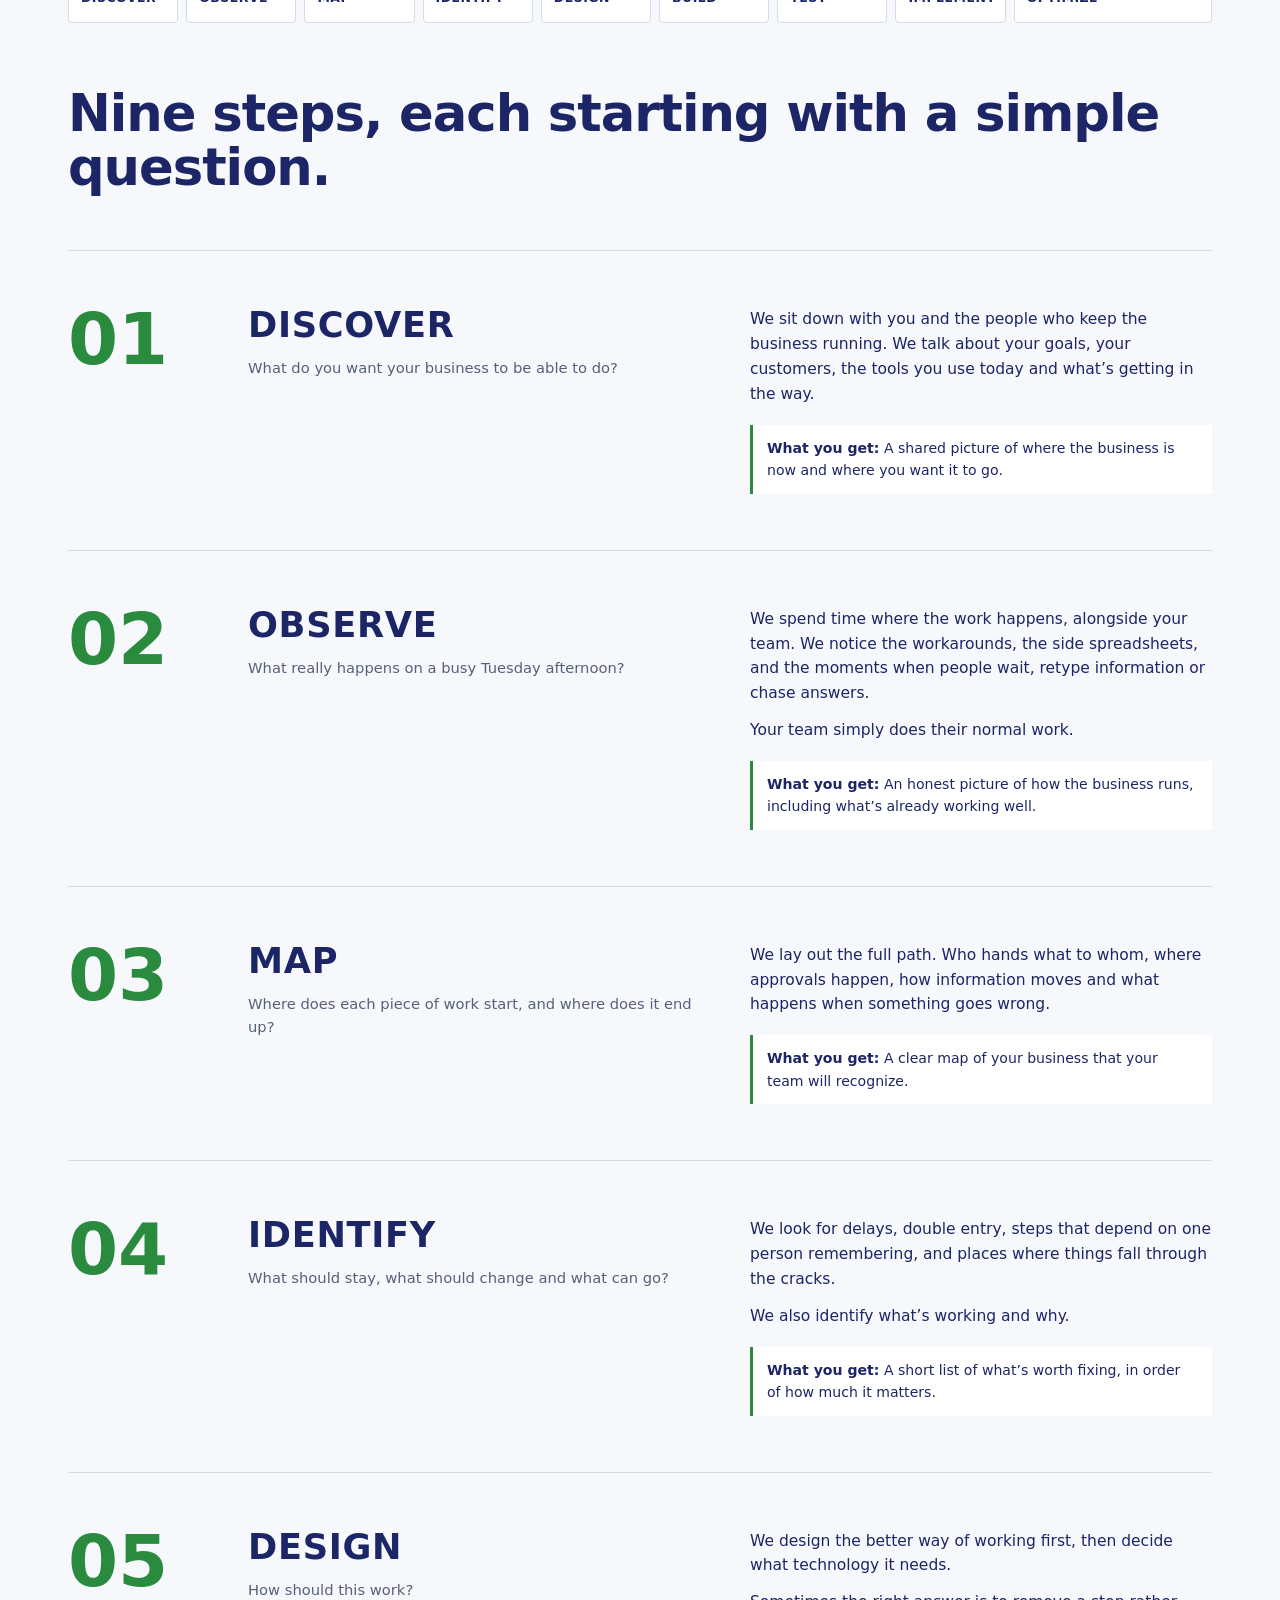
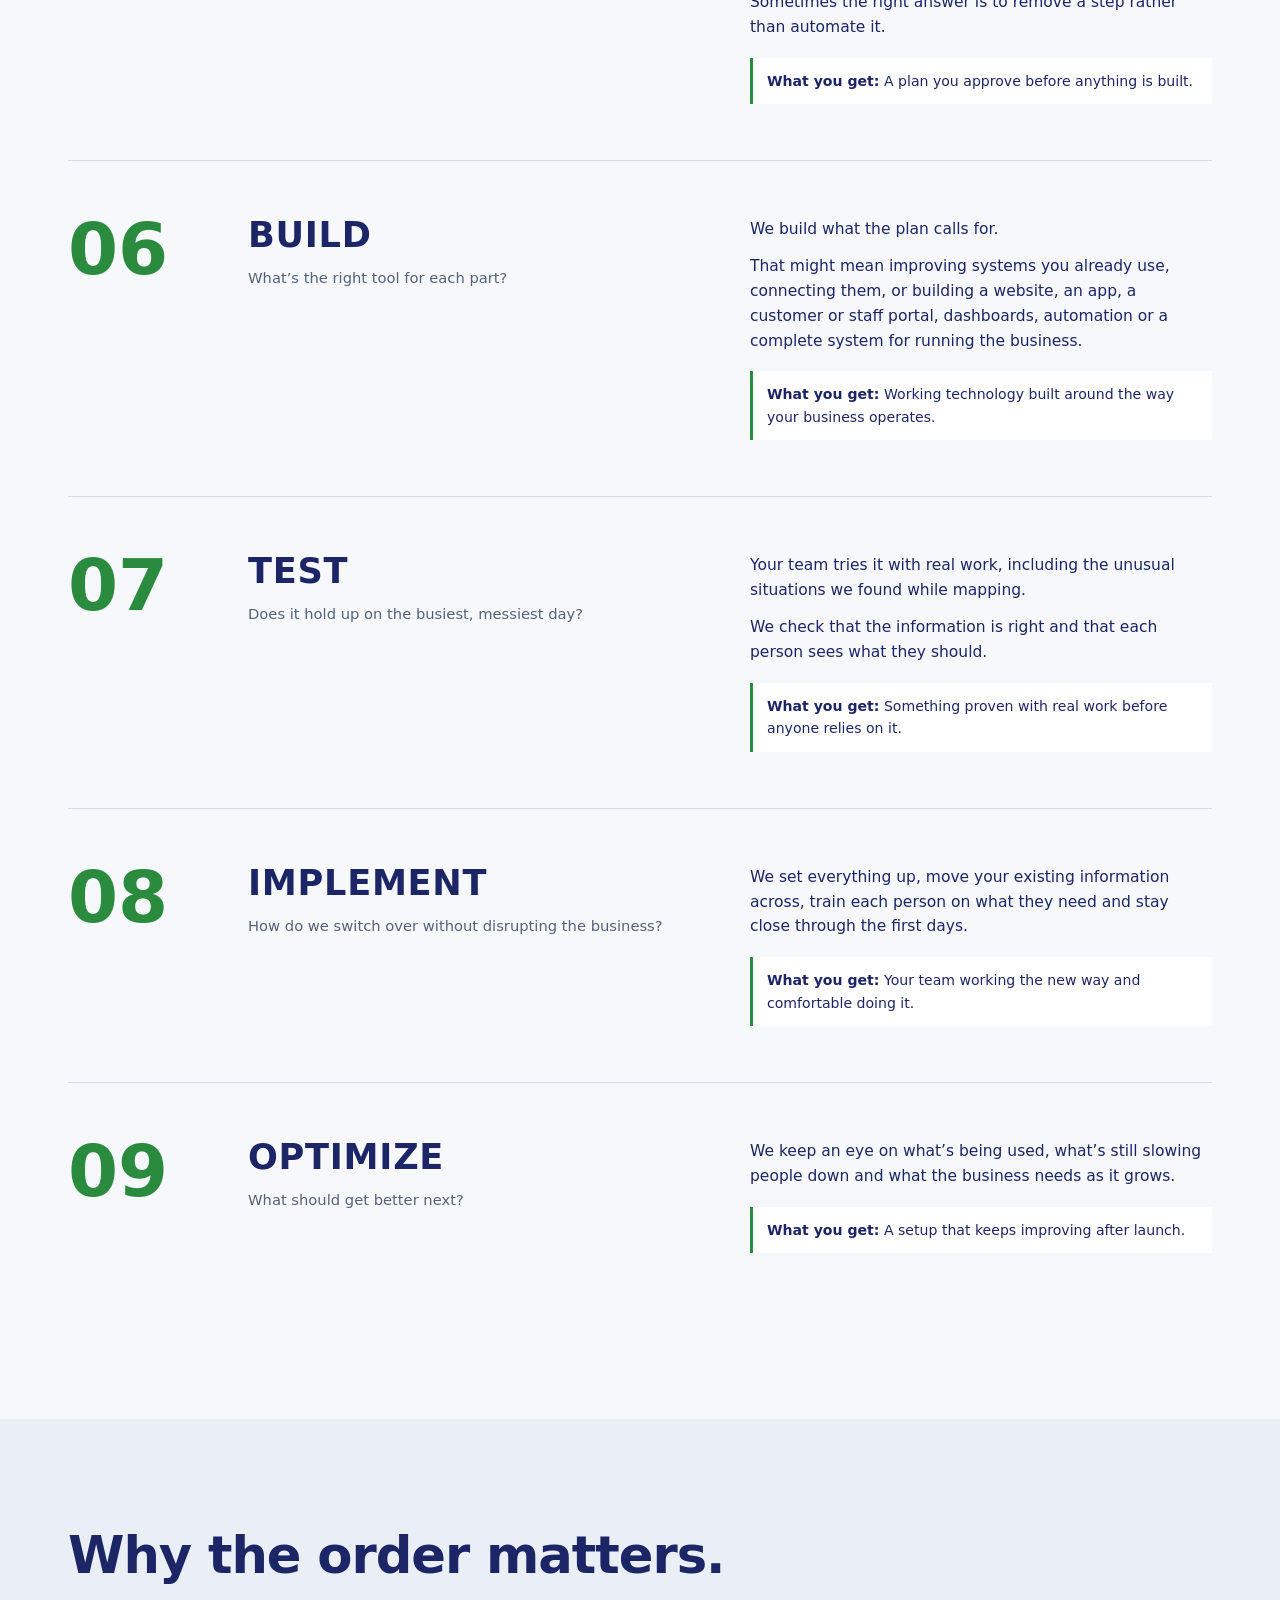
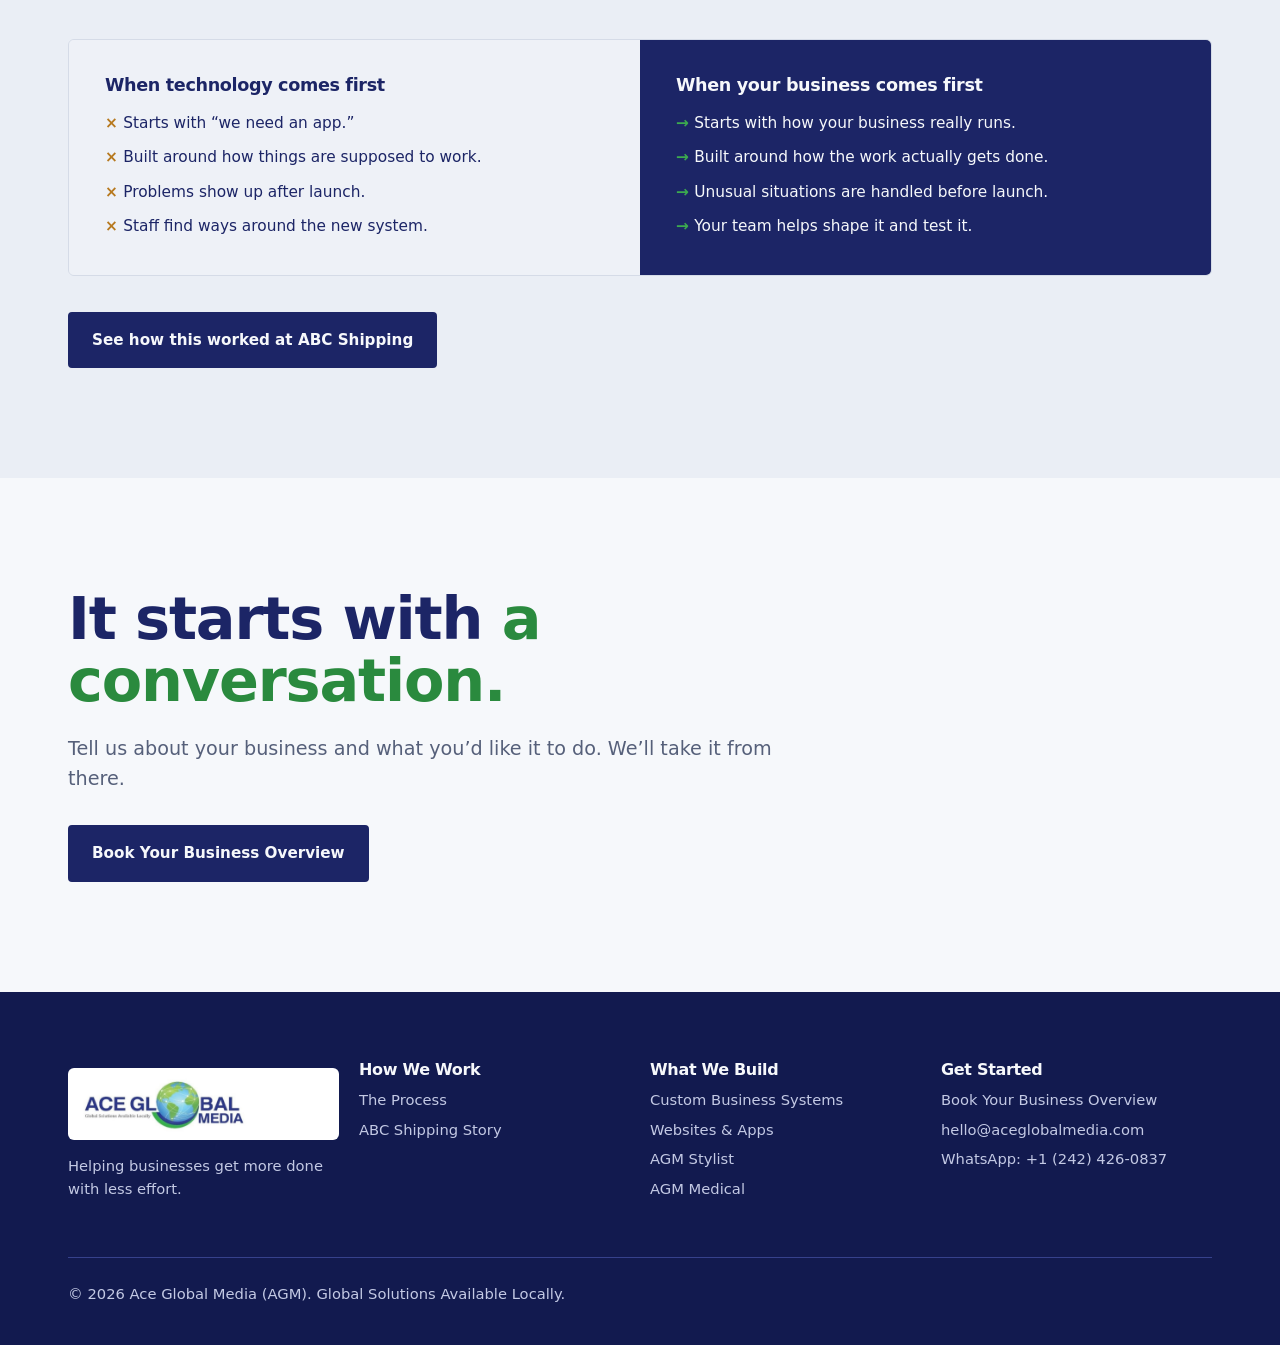
<file: process.html>
<!doctype html><html lang="en"><head><meta charset="utf-8"><meta name="viewport" content="width=device-width,initial-scale=1"><title>The Process | AGM</title><meta name="description" content="Every AGM project follows the same nine steps."><link rel="icon" href="assets/agm-logo-light.jpeg"><link rel="stylesheet" href="style.css"></head><body>
<header class="nav"><div class="wrap"><a class="logo" href="index.html" aria-label="Ace Global Media home"><img src="assets/agm-logo-light.jpeg" alt="Ace Global Media. Global Solutions Available Locally."></a><button class="menu" aria-label="Open menu" aria-expanded="false">Menu</button><ul><li><a href="index.html" class="">Home</a></li><li><a href="process.html" class="on proc">The Process</a></li><li><a href="services.html" class="">What We Build</a></li><li><a href="platforms.html" class="">Platforms</a></li><li><a href="abc-shipping.html" class="">ABC Shipping Story</a></li><li><a class="btn" href="contact.html">Book Your Business Overview</a></li></ul></div></header>
<main>
<section class="hero"><div class="wrap">
<p class="eyebrow">The Process</p>
<h1 style="margin:18px 0 26px;max-width:16ch">Here’s what happens when <em>we work together.</em></h1>
<p class="lead">Every AGM project follows the same nine steps.</p>
<p class="lead" style="margin-top:18px">The first five happen inside your business. We talk with you, spend time with your team and learn how the work really gets done.</p>
<p class="lead" style="margin-top:18px">We don’t build anything until we understand what should change and what should stay just as it is.</p>
<div class="chain" style="margin-top:40px"><a href="#discover">DISCOVER</a><i>→</i><a href="#observe">OBSERVE</a><i>→</i><a href="#map">MAP</a><i>→</i><a href="#identify">IDENTIFY</a><i>→</i><a href="#design">DESIGN</a><i>→</i><a href="#build">BUILD</a><i>→</i><a href="#test">TEST</a><i>→</i><a href="#implement">IMPLEMENT</a><i>→</i><a href="#optimize">OPTIMIZE</a></div>
</div></section>

<section class="dark" id="principle"><div class="wrap grid2">
<p class="principle reveal">We learn how something works <span>before we change it.</span></p>
<div class="reveal"><p class="lead">Automating a process that doesn’t work only makes the problem happen faster.</p>
<p class="lead" style="margin-top:18px">So we take the time to understand how your business really runs, including the parts that work well. Those are often the best guide to fixing the rest.</p>
<p style="margin-top:24px;font-family:var(--fd);font-weight:800;font-size:1.6rem;color:var(--sig)">Understanding comes first.</p></div>
</div></section>

<section><div class="wrap">
<div style="margin-bottom:64px"><div class="phases"><div class="ph-h p0" style="grid-column:1/6">Getting to know your business: Steps 1&nbsp;to&nbsp;5</div><div class="ph-h p1" style="grid-column:6/9">Building and launching: Steps 6&nbsp;to&nbsp;8</div><div class="ph-h p2" style="grid-column:9/10">Improving over time: Step&nbsp;9</div><a class="ph-c p0" href="#discover"><b>01</b>DISCOVER</a><a class="ph-c p0" href="#observe"><b>02</b>OBSERVE</a><a class="ph-c p0" href="#map"><b>03</b>MAP</a><a class="ph-c p0" href="#identify"><b>04</b>IDENTIFY</a><a class="ph-c p0" href="#design"><b>05</b>DESIGN</a><a class="ph-c p1" href="#build"><b>06</b>BUILD</a><a class="ph-c p1" href="#test"><b>07</b>TEST</a><a class="ph-c p1" href="#implement"><b>08</b>IMPLEMENT</a><a class="ph-c p2" href="#optimize"><b>09</b>OPTIMIZE</a></div></div>
<div class="sec-head"><h2>Nine steps, each starting with a simple question.</h2></div>
<div class="steps"><div class="step" id="discover"><div class="num">01</div><div><h3>DISCOVER</h3><p class="q">What do you want your business to be able to do?</p></div><div><p style="font-size:.97rem">We sit down with you and the people who keep the business running. We talk about your goals, your customers, the tools you use today and what’s getting in the way.</p><p class="out"><b>What you get:</b> A shared picture of where the business is now and where you want it to go.</p></div></div><div class="step" id="observe"><div class="num">02</div><div><h3>OBSERVE</h3><p class="q">What really happens on a busy Tuesday afternoon?</p></div><div><p style="font-size:.97rem">We spend time where the work happens, alongside your team. We notice the workarounds, the side spreadsheets, and the moments when people wait, retype information or chase answers.</p><p style="font-size:.97rem;margin-top:12px">Your team simply does their normal work.</p><p class="out"><b>What you get:</b> An honest picture of how the business runs, including what’s already working well.</p></div></div><div class="step" id="map"><div class="num">03</div><div><h3>MAP</h3><p class="q">Where does each piece of work start, and where does it end up?</p></div><div><p style="font-size:.97rem">We lay out the full path. Who hands what to whom, where approvals happen, how information moves and what happens when something goes wrong.</p><p class="out"><b>What you get:</b> A clear map of your business that your team will recognize.</p></div></div><div class="step" id="identify"><div class="num">04</div><div><h3>IDENTIFY</h3><p class="q">What should stay, what should change and what can go?</p></div><div><p style="font-size:.97rem">We look for delays, double entry, steps that depend on one person remembering, and places where things fall through the cracks.</p><p style="font-size:.97rem;margin-top:12px">We also identify what’s working and why.</p><p class="out"><b>What you get:</b> A short list of what’s worth fixing, in order of how much it matters.</p></div></div><div class="step" id="design"><div class="num">05</div><div><h3>DESIGN</h3><p class="q">How should this work?</p></div><div><p style="font-size:.97rem">We design the better way of working first, then decide what technology it needs.</p><p style="font-size:.97rem;margin-top:12px">Sometimes the right answer is to remove a step rather than automate it.</p><p class="out"><b>What you get:</b> A plan you approve before anything is built.</p></div></div><div class="step" id="build"><div class="num">06</div><div><h3>BUILD</h3><p class="q">What’s the right tool for each part?</p></div><div><p style="font-size:.97rem">We build what the plan calls for.</p><p style="font-size:.97rem;margin-top:12px">That might mean improving systems you already use, connecting them, or building a website, an app, a customer or staff portal, dashboards, automation or a complete system for running the business.</p><p class="out"><b>What you get:</b> Working technology built around the way your business operates.</p></div></div><div class="step" id="test"><div class="num">07</div><div><h3>TEST</h3><p class="q">Does it hold up on the busiest, messiest day?</p></div><div><p style="font-size:.97rem">Your team tries it with real work, including the unusual situations we found while mapping.</p><p style="font-size:.97rem;margin-top:12px">We check that the information is right and that each person sees what they should.</p><p class="out"><b>What you get:</b> Something proven with real work before anyone relies on it.</p></div></div><div class="step" id="implement"><div class="num">08</div><div><h3>IMPLEMENT</h3><p class="q">How do we switch over without disrupting the business?</p></div><div><p style="font-size:.97rem">We set everything up, move your existing information across, train each person on what they need and stay close through the first days.</p><p class="out"><b>What you get:</b> Your team working the new way and comfortable doing it.</p></div></div><div class="step" id="optimize"><div class="num">09</div><div><h3>OPTIMIZE</h3><p class="q">What should get better next?</p></div><div><p style="font-size:.97rem">We keep an eye on what’s being used, what’s still slowing people down and what the business needs as it grows.</p><p class="out"><b>What you get:</b> A setup that keeps improving after launch.</p></div></div></div></div></section>

<section class="alt"><div class="wrap">
<div class="sec-head"><h2>Why the order matters.</h2></div>
<div class="ba"><div class="b"><h4>When technology comes first</h4><ul><li>Starts with “we need an app.”</li><li>Built around how things are supposed to work.</li><li>Problems show up after launch.</li><li>Staff find ways around the new system.</li></ul></div>
<div class="a"><h4>When your business comes first</h4><ul><li>Starts with how your business really runs.</li><li>Built around how the work actually gets done.</li><li>Unusual situations are handled before launch.</li><li>Your team helps shape it and test it.</li></ul></div></div>
<p style="margin-top:36px"><a class="btn" href="abc-shipping.html">See how this worked at ABC Shipping</a></p>
</div></section>

<section class="cta"><div class="wrap"><p class="principle" style="margin-bottom:22px">It starts with <span>a conversation.</span></p>
<p class="lead" style="margin-bottom:30px">Tell us about your business and what you’d like it to do. We’ll take it from there.</p>
<a class="btn" href="contact.html">Book Your Business Overview</a></div></section>
</main>
<footer><div class="wrap"><div class="grid4"><div><a class="logo-tile" href="index.html"><img src="assets/agm-logo-light.jpeg" alt="Ace Global Media"></a><p style="margin-top:14px">Helping businesses get more done with less effort.</p></div>
<div><h4>How We Work</h4><a href="process.html">The Process</a><a href="abc-shipping.html">ABC Shipping Story</a></div>
<div><h4>What We Build</h4><a href="services.html#systems">Custom Business Systems</a><a href="services.html#web">Websites &amp; Apps</a><a href="platforms.html#salon">AGM Stylist</a><a href="platforms.html#medical">AGM Medical</a></div>
<div><h4>Get Started</h4><a href="contact.html">Book Your Business Overview</a><a href="mailto:hello@aceglobalmedia.com">hello@aceglobalmedia.com</a><a href="https://wa.me/12424260837" target="_blank" rel="noopener">WhatsApp: +1 (242) 426-0837</a></div></div>
<div class="base"><span>© 2026 Ace Global Media (AGM). Global Solutions Available Locally.</span></div></div></footer>
<script src="main.js"></script></body></html>
</file>
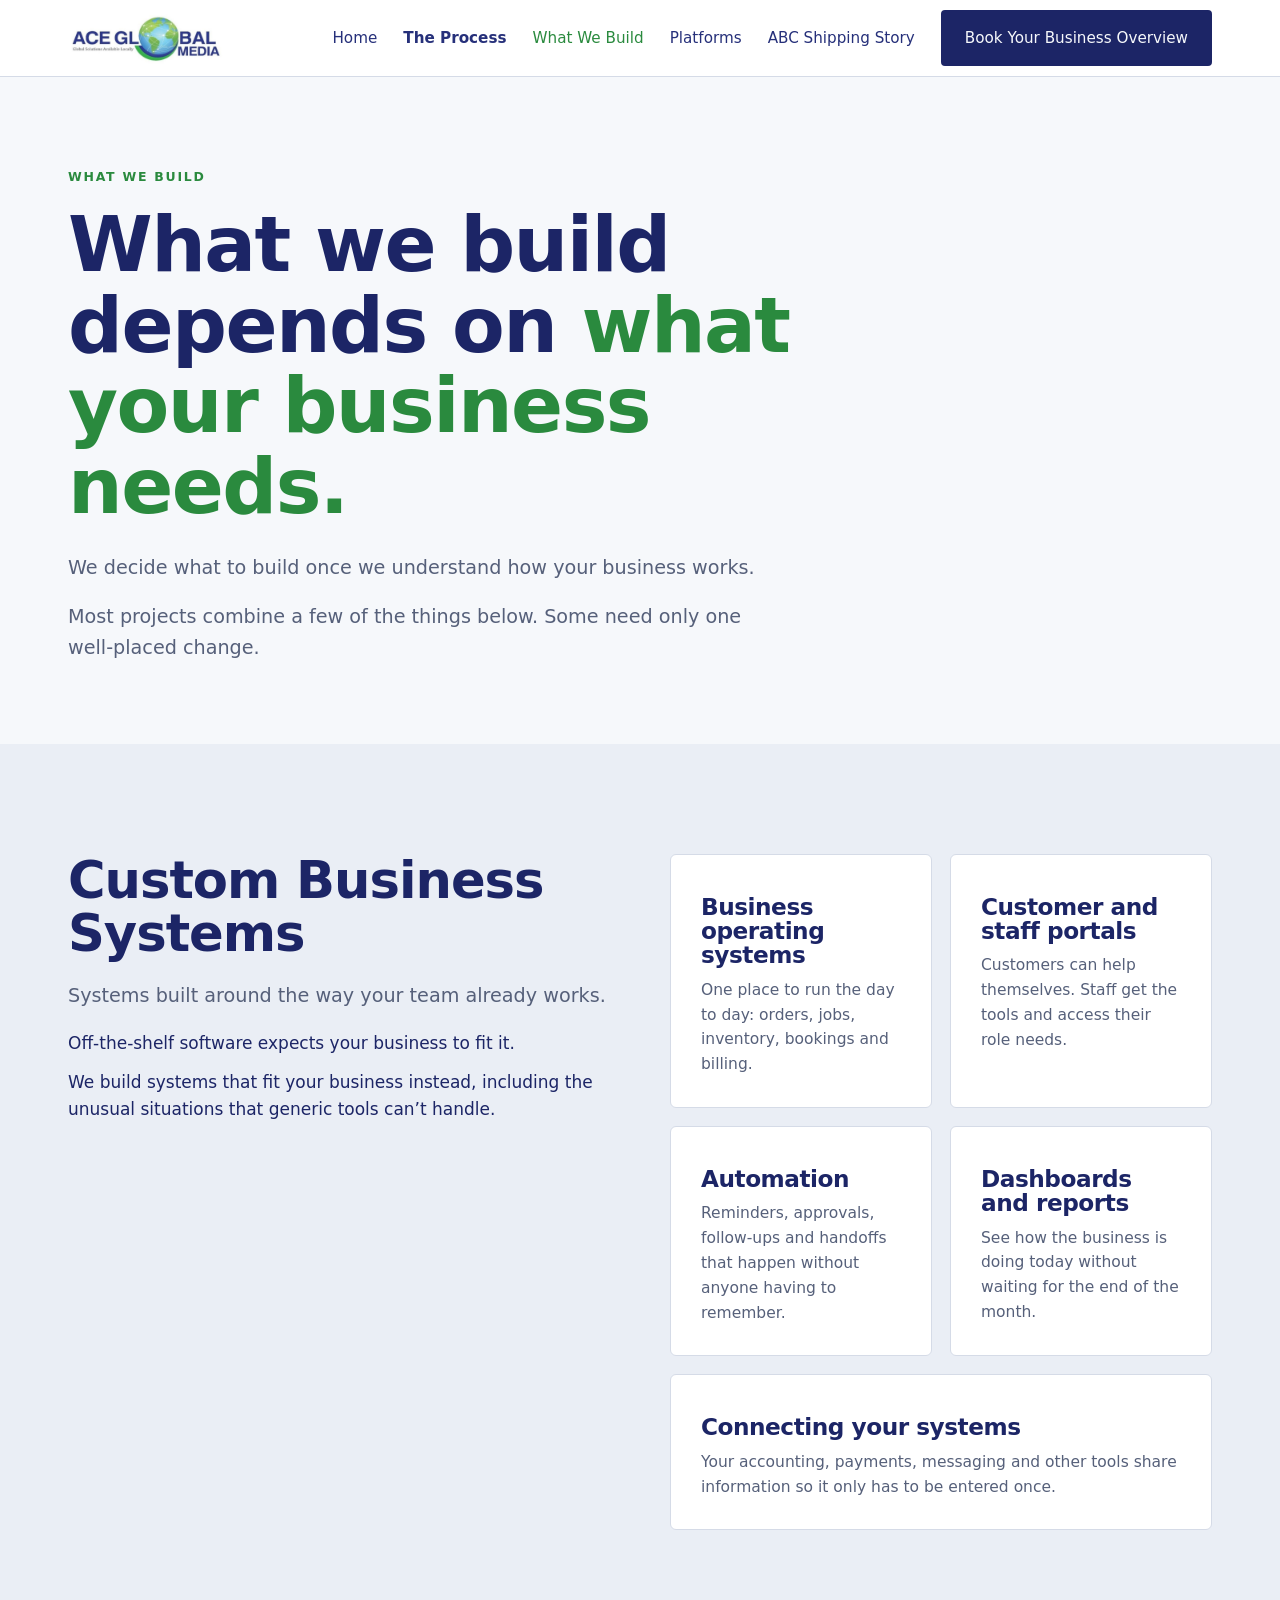
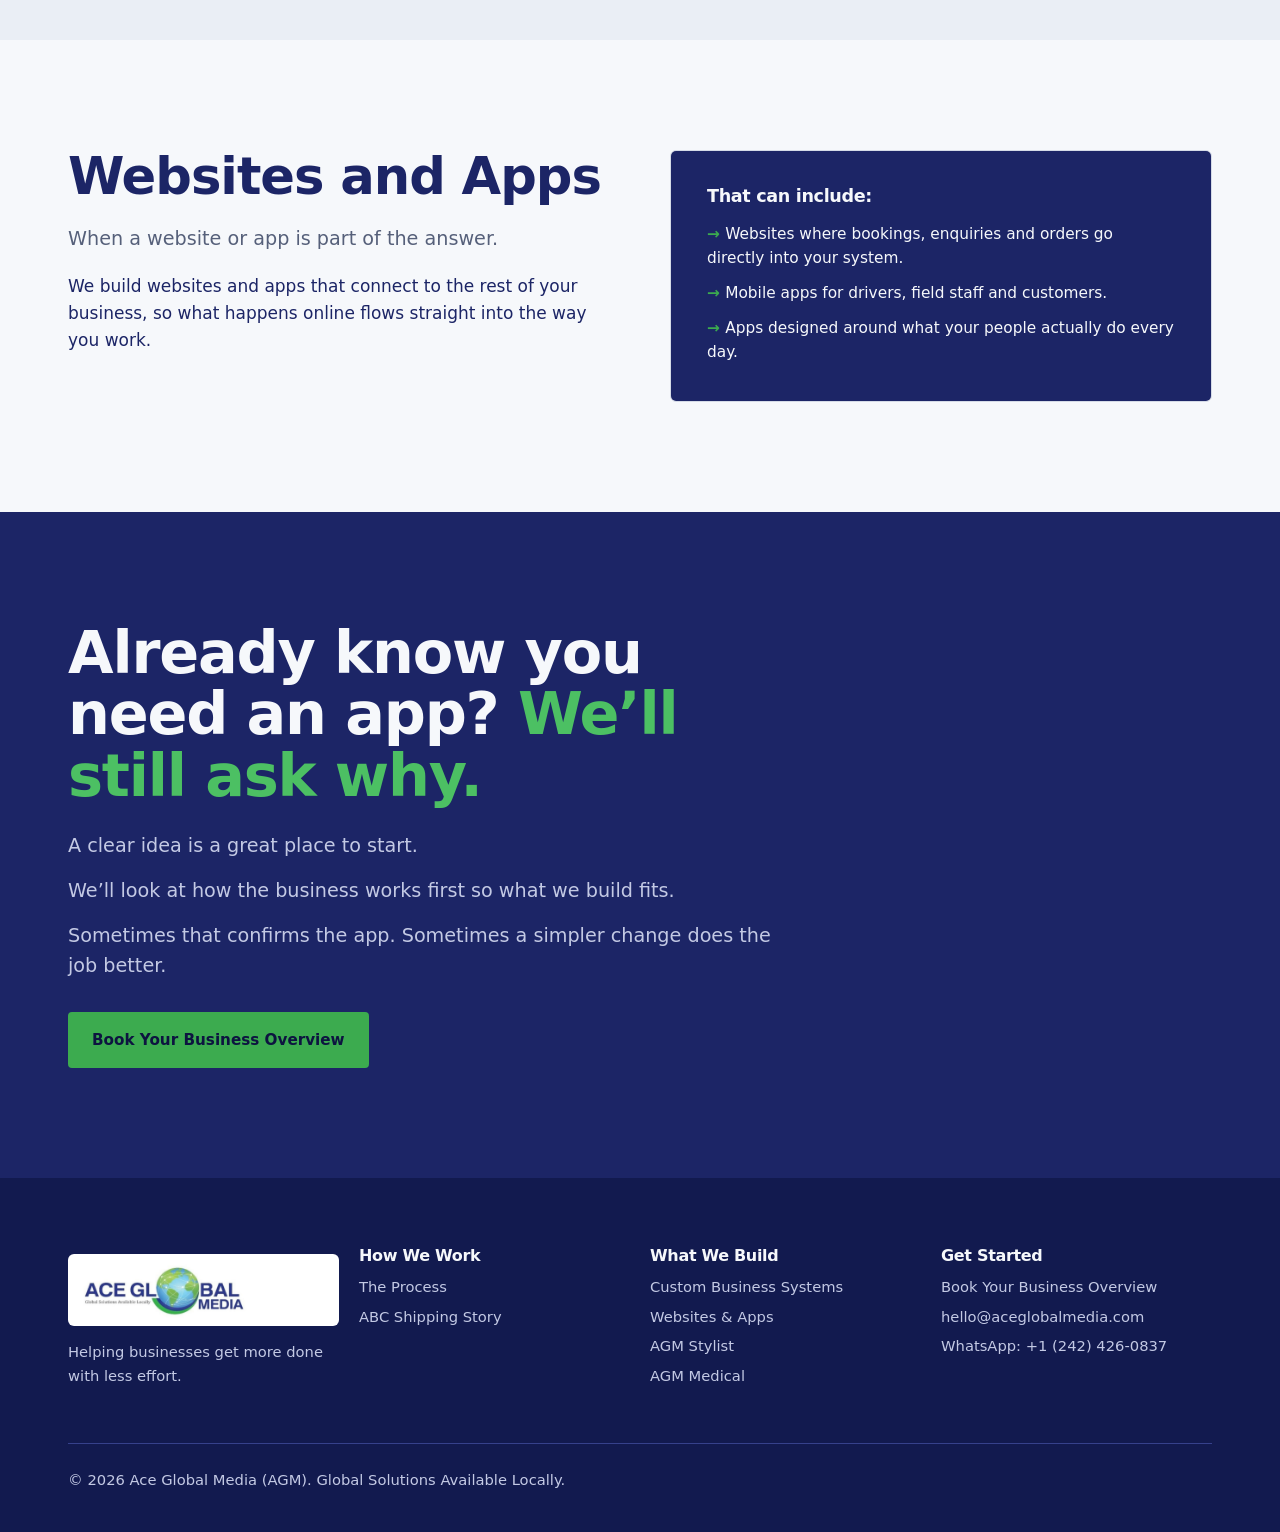
<file: services.html>
<!doctype html><html lang="en"><head><meta charset="utf-8"><meta name="viewport" content="width=device-width,initial-scale=1"><title>What We Build | AGM</title><meta name="description" content="What we build depends on what your business needs."><link rel="icon" href="assets/agm-logo-light.jpeg"><link rel="stylesheet" href="style.css"></head><body>
<header class="nav"><div class="wrap"><a class="logo" href="index.html" aria-label="Ace Global Media home"><img src="assets/agm-logo-light.jpeg" alt="Ace Global Media. Global Solutions Available Locally."></a><button class="menu" aria-label="Open menu" aria-expanded="false">Menu</button><ul><li><a href="index.html" class="">Home</a></li><li><a href="process.html" class="proc">The Process</a></li><li><a href="services.html" class="on ">What We Build</a></li><li><a href="platforms.html" class="">Platforms</a></li><li><a href="abc-shipping.html" class="">ABC Shipping Story</a></li><li><a class="btn" href="contact.html">Book Your Business Overview</a></li></ul></div></header>
<main>
<section class="hero"><div class="wrap"><p class="eyebrow">What We Build</p><h1 style="margin:18px 0 26px;max-width:16ch">What we build depends on <em>what your business needs.</em></h1><p class="lead">We decide what to build once we understand how your business works.</p><p class="lead" style="margin-top:18px">Most projects combine a few of the things below. Some need only one well-placed change.</p></div></section>
<section class="alt" id="systems"><div class="wrap grid2">
<div><h2 style="margin:0 0 20px">Custom Business Systems</h2><p class="lead">Systems built around the way your team already works.</p><p style="margin-top:18px">Off-the-shelf software expects your business to fit it.</p><p style="margin-top:12px">We build systems that fit your business instead, including the unusual situations that generic tools can’t handle.</p></div>
<div class="grid2" style="gap:18px;align-items:stretch">
<div class="card"><h3>Business operating systems</h3><p>One place to run the day to day: orders, jobs, inventory, bookings and billing.</p></div>
<div class="card"><h3>Customer and staff portals</h3><p>Customers can help themselves. Staff get the tools and access their role needs.</p></div>
<div class="card"><h3>Automation</h3><p>Reminders, approvals, follow-ups and handoffs that happen without anyone having to remember.</p></div>
<div class="card"><h3>Dashboards and reports</h3><p>See how the business is doing today without waiting for the end of the month.</p></div>
<div class="card" style="grid-column:1/-1"><h3>Connecting your systems</h3><p>Your accounting, payments, messaging and other tools share information so it only has to be entered once.</p></div>
</div></div></section>
<section id="web"><div class="wrap grid2">
<div><h2 style="margin:0 0 20px">Websites and Apps</h2><p class="lead">When a website or app is part of the answer.</p><p style="margin-top:18px">We build websites and apps that connect to the rest of your business, so what happens online flows straight into the way you work.</p></div>
<div><div class="ba" style="grid-template-columns:1fr"><div class="a"><h4>That can include:</h4><ul><li>Websites where bookings, enquiries and orders go directly into your system.</li><li>Mobile apps for drivers, field staff and customers.</li><li>Apps designed around what your people actually do every day.</li></ul></div></div></div>
</div></section>
<section class="dark"><div class="wrap"><p class="principle">Already know you need an app? <span>We’ll still ask why.</span></p><p class="lead" style="margin:24px 0 0">A clear idea is a great place to start.</p><p class="lead" style="margin-top:14px">We’ll look at how the business works first so what we build fits.</p><p class="lead" style="margin:14px 0 30px">Sometimes that confirms the app. Sometimes a simpler change does the job better.</p><a class="btn" href="contact.html">Book Your Business Overview</a></div></section>
</main>
<footer><div class="wrap"><div class="grid4"><div><a class="logo-tile" href="index.html"><img src="assets/agm-logo-light.jpeg" alt="Ace Global Media"></a><p style="margin-top:14px">Helping businesses get more done with less effort.</p></div>
<div><h4>How We Work</h4><a href="process.html">The Process</a><a href="abc-shipping.html">ABC Shipping Story</a></div>
<div><h4>What We Build</h4><a href="services.html#systems">Custom Business Systems</a><a href="services.html#web">Websites &amp; Apps</a><a href="platforms.html#salon">AGM Stylist</a><a href="platforms.html#medical">AGM Medical</a></div>
<div><h4>Get Started</h4><a href="contact.html">Book Your Business Overview</a><a href="mailto:hello@aceglobalmedia.com">hello@aceglobalmedia.com</a><a href="https://wa.me/12424260837" target="_blank" rel="noopener">WhatsApp: +1 (242) 426-0837</a></div></div>
<div class="base"><span>© 2026 Ace Global Media (AGM). Global Solutions Available Locally.</span></div></div></footer>
<script src="main.js"></script></body></html>
</file>
<file: style.css>
@import url('https://api.fontshare.com/v2/css?f[]=cabinet-grotesk@500,700,800&f[]=satoshi@400,500,700&display=swap');
:root{--ink:#1c2566;--ink2:#26307a;--paper:#f6f8fb;--paper2:#eaeef5;--line:#d5dbe7;--muted:#56607a;--sig:#2a8a3e;--sig2:#3cab4f;--ok:#3cab4f;--blue2:#374795;--amber:#b7791f;
--fd:'Cabinet Grotesk',system-ui,sans-serif;--fb:'Satoshi',system-ui,sans-serif;--w:1200px}
*{box-sizing:border-box;margin:0;padding:0}
html{scroll-behavior:smooth}
body{font-family:var(--fb);background:var(--paper);color:var(--ink);font-size:17px;line-height:1.6;-webkit-font-smoothing:antialiased}
a{color:inherit}
img,svg{display:block;max-width:100%}
.wrap{max-width:var(--w);margin:0 auto;padding:0 28px}
h1,h2,h3,h4{font-family:var(--fd);line-height:1.05;letter-spacing:-.02em;font-weight:800}
h1{font-size:clamp(2.6rem,6vw,5.2rem)}
h2{font-size:clamp(2rem,4vw,3.3rem)}
h3{font-size:1.45rem;font-weight:700}
p{max-width:64ch}
.eyebrow{font-family:var(--fb);font-weight:700;font-size:.78rem;letter-spacing:.14em;text-transform:uppercase;color:var(--sig)}
.lead{font-size:1.2rem;color:var(--muted);max-width:58ch}
header.nav{position:sticky;top:0;z-index:50;background:rgba(255,255,255,.94);backdrop-filter:blur(10px);border-bottom:1px solid var(--line)}
.nav .wrap{display:flex;align-items:center;justify-content:space-between;height:70px;gap:20px}
.logo{display:flex;align-items:center;gap:10px;text-decoration:none;font-family:var(--fd);font-weight:800;font-size:1.35rem;letter-spacing:-.02em}
.nav ul{display:flex;gap:26px;list-style:none;align-items:center}
.nav ul a{text-decoration:none;font-weight:500;font-size:.95rem;color:var(--ink2)}
.nav ul a:hover,.nav ul a.on{color:var(--sig)}
.nav ul a.proc{font-weight:700}
.btn{display:inline-flex;align-items:center;gap:10px;padding:14px 22px;border-radius:4px;background:var(--ink);color:var(--paper)!important;text-decoration:none;font-weight:700;font-size:.95rem;border:2px solid var(--ink);transition:.2s}
.btn:hover{background:var(--sig);border-color:var(--sig)}
.btn.ghost{background:transparent;color:var(--ink)!important}
.btn.ghost:hover{background:var(--ink);color:var(--paper)!important}
.menu{display:none;background:none;border:0;font:700 1rem var(--fb);cursor:pointer}
section{padding:110px 0}
.dark{background:var(--ink);color:var(--paper)}
.dark .lead,.dark p.m{color:#c3c9e4}
.alt{background:var(--paper2)}
.hero{padding:90px 0 80px}
.hero h1 em{font-style:normal;color:var(--sig)}
.hero .row{display:flex;gap:14px;margin-top:36px;flex-wrap:wrap}
.grid2{display:grid;grid-template-columns:1fr 1fr;gap:60px;align-items:start}
.grid3{display:grid;grid-template-columns:repeat(3,1fr);gap:24px}
.grid4{display:grid;grid-template-columns:repeat(4,1fr);gap:20px}
.card{background:#ffffff;border:1px solid var(--line);padding:30px;border-radius:6px}
.card h3{margin:10px 0 10px}
.card p{color:var(--muted);font-size:.97rem}
.dark .card{background:var(--ink2);border-color:#36418c}
.dark .card p{color:#c3c9e4}
.tag{display:inline-block;font-size:.72rem;font-weight:700;letter-spacing:.1em;text-transform:uppercase;padding:4px 9px;border:1px solid currentColor;border-radius:3px;color:var(--muted)}
.principle{font-family:var(--fd);font-weight:800;font-size:clamp(2rem,4.6vw,4rem);line-height:1.05;letter-spacing:-.02em;max-width:18ch}
.principle span{color:var(--sig)}
.sec-head{margin-bottom:56px;display:grid;gap:16px}
/* transformation flow */
.flow{display:grid;gap:0;counter-reset:f}
.flow .st{display:grid;grid-template-columns:70px 1fr 1.2fr;gap:28px;align-items:center;padding:26px 0;border-top:1px solid #36418c;opacity:.35;transition:opacity .6s,transform .6s;transform:translateX(-10px)}
.flow .st.in{opacity:1;transform:none}
.flow .st:last-child{border-bottom:1px solid #36418c}
.flow .n{font-family:var(--fd);font-size:2.4rem;font-weight:800;color:var(--sig)}
.flow h3{font-size:1.6rem}
.flow p{color:#c3c9e4;font-size:.98rem}
/* process steps */
.steps{display:grid;gap:0}
.step{display:grid;grid-template-columns:140px 1fr 1fr;gap:40px;padding:56px 0;border-top:1px solid var(--line)}
.step .num{font-family:var(--fd);font-weight:800;font-size:4.5rem;line-height:.9;color:var(--line)}
.step.in .num{color:var(--sig);transition:color .6s}
.step h3{font-size:2.2rem;letter-spacing:.02em;margin-bottom:12px}
.step .q{font-size:.92rem;color:var(--muted)}
.step ul{list-style:none;display:grid;gap:8px}
.step li{padding-left:22px;position:relative;font-size:.97rem}
.step li:before{content:"";position:absolute;left:0;top:.7em;width:10px;height:2px;background:var(--sig)}
.step .out{margin-top:18px;font-size:.88rem;background:#ffffff;border-left:3px solid var(--sig);padding:12px 14px}
.chain{display:flex;flex-wrap:wrap;gap:6px;align-items:center;font-family:var(--fd);font-weight:800;font-size:clamp(.9rem,1.6vw,1.25rem);letter-spacing:.04em}
.chain a{text-decoration:none;padding:6px 10px;border:1px solid var(--line);border-radius:3px;background:#ffffff}
.chain a:hover{border-color:var(--sig);color:var(--sig)}
.chain i{font-style:normal;color:var(--sig)}
/* before/after */
.ba{display:grid;grid-template-columns:1fr 1fr;gap:0;border:1px solid var(--line);border-radius:6px;overflow:hidden}
.ba>div{padding:36px}
.ba .b{background:#eef1f7}
.ba .a{background:var(--ink);color:var(--paper)}
.ba h4{font-size:1.1rem;margin-bottom:16px}
.ba ul{list-style:none;display:grid;gap:10px;font-size:.96rem}
.ba .b li:before{content:"× ";color:var(--amber);font-weight:700}
.ba .a li:before{content:"→ ";color:var(--sig2);font-weight:700}
.stat{font-family:var(--fd);font-weight:800;font-size:3rem;color:var(--sig)}
.pill-row{display:flex;flex-wrap:wrap;gap:8px;margin-top:16px}
.pill{font-size:.85rem;padding:6px 12px;border:1px solid var(--line);border-radius:99px;background:#ffffff}
.dark .pill{background:transparent;border-color:#4a55a0;color:#dfe3f3}
.cta{text-align:left}
.cta .principle{max-width:22ch}
footer{background:var(--ink);color:#c3c9e4;padding:70px 0 40px;font-size:.92rem}
footer .grid4 a{display:block;text-decoration:none;margin:6px 0}
footer a:hover{color:var(--paper)}
footer h4{color:var(--paper);font-size:1rem;margin-bottom:10px}
footer .base{margin-top:50px;padding-top:24px;border-top:1px solid #36418c;display:flex;justify-content:space-between;gap:20px;flex-wrap:wrap}
form{display:grid;gap:16px}
label{font-weight:700;font-size:.9rem;display:grid;gap:6px}
input,select,textarea{font:inherit;padding:13px 14px;border:1px solid var(--line);border-radius:4px;background:#ffffff;color:var(--ink)}
input:focus,select:focus,textarea:focus{outline:2px solid var(--sig);border-color:transparent}
.note{font-size:.85rem;color:var(--muted)}
.reveal{opacity:0;transform:translateY(16px);transition:.7s}
.reveal.in{opacity:1;transform:none}
.map-svg text{font-family:var(--fb)}
@media(max-width:900px){
 .nav ul{display:none;position:absolute;top:70px;left:0;right:0;background:var(--paper);flex-direction:column;padding:20px;border-bottom:1px solid var(--line)}
 .nav ul.open{display:flex}.menu{display:block}
 .grid2,.grid3,.grid4,.ba{grid-template-columns:1fr}
 .step{grid-template-columns:1fr;gap:16px;padding:40px 0}
 .flow .st{grid-template-columns:50px 1fr;}.flow .st p{grid-column:2}
 section{padding:72px 0}
}
@media(prefers-reduced-motion:reduce){*{transition:none!important}.reveal,.flow .st{opacity:1;transform:none}}
.phases{display:grid;grid-template-columns:repeat(8,1fr) 1.8fr;gap:8px}
.ph-h{color:#fff;font-weight:700;font-size:.8rem;letter-spacing:.06em;text-transform:uppercase;padding:12px 14px;border-radius:3px}
.ph-h.p0{background:var(--ink)}.ph-h.p2{background:var(--sig)}.ph-h.p1{background:var(--blue2)}.ph-h.p2{background:var(--ok)}
.ph-c{display:grid;gap:4px;text-decoration:none;background:#ffffff;border:1px solid var(--line);border-radius:4px;padding:14px 12px;font-weight:700;font-size:.78rem;letter-spacing:.04em}
.ph-c b{font-family:var(--fd);font-size:1.5rem}.ph-c.p1 b{color:var(--blue2)}.ph-c.p2 b{color:var(--ok)}
.ph-c:hover{border-color:var(--sig)}
.arow{display:grid;grid-template-columns:1fr 1.3fr 1.3fr;gap:24px;padding:20px 0;border-bottom:1px solid var(--line)}
@media(max-width:900px){
 .phases{grid-template-columns:repeat(3,1fr)}
 .ph-h{grid-column:1/-1!important}
 .ph-h.p0{order:0}.ph-c.p0{order:1}.ph-h.p1{order:2}.ph-c.p1{order:3}.ph-h.p2{order:4}.ph-c.p2{order:5}
 .arow{grid-template-columns:1fr;gap:4px}
 .hero h1{font-size:2.5rem}
 .chain{font-size:.85rem}
 .wrap{padding:0 20px}
 .ba>div{padding:26px}
}

.dark{--sig:#4cc063}
.dark .btn{background:var(--sig2);border-color:var(--sig2);color:#0d1440!important}
.logo img{height:52px;width:auto}
footer{background:#121a4f}
footer .logo-tile{display:inline-block;background:#fff;border-radius:6px;padding:8px 12px}
footer .logo-tile img{height:56px;width:auto}
.nav .wrap{height:76px}
@media(max-width:900px){.nav ul{top:76px}.logo img{height:38px}}
.status{display:inline-block;font-size:.75rem;font-weight:700;letter-spacing:.08em;text-transform:uppercase;padding:5px 11px;border-radius:99px;margin-right:6px}
.status.dev{background:#fff3dc;color:#7a4d06}
.status.pilot{background:#dff3e3;color:#1f6b31}
footer .grid4 a[href^="https://wa.me"]{white-space:nowrap}
/* final QA fixes: prevent overflow on very small screens */
.grid2>*,.grid3>*,.grid4>*,.phases>*{min-width:0}
input,select,textarea{width:100%;min-width:0}
@media(max-width:380px){.phases{grid-template-columns:repeat(2,1fr)}.ph-c{font-size:.72rem;overflow-wrap:anywhere}.hero h1{font-size:2.1rem}}
</file>
